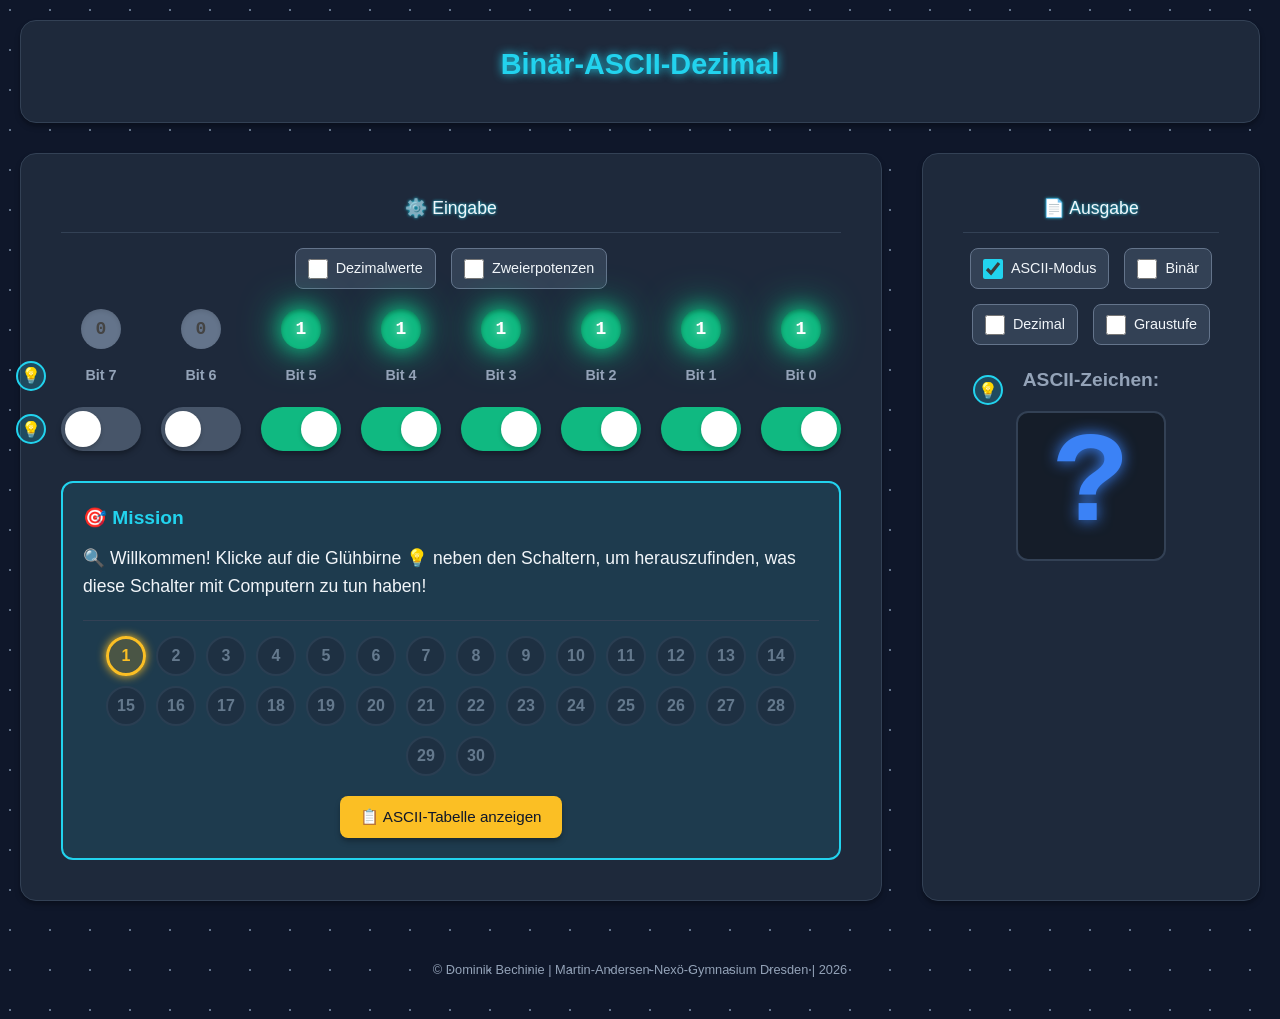
<file: binaer-ascii/index.html>
<!DOCTYPE html>
<html lang="de">
<head>
    <meta charset="UTF-8">
    <meta name="viewport" content="width=device-width, initial-scale=1.0">
    <title>Binär-ASCII-Visualizer</title>
    <link rel="icon" type="image/png" href="favicon.png">
    <link rel="stylesheet" href="style.css">
</head>
<body>
    <div class="container">
        <header>
            <h1>Binär-ASCII-Dezimal</h1>
            <div class="module-controls">
            </div>
        </header>
        
        <main>
            <div class="bit-display">
                <div class="section-header">
                    <h2 class="section-title">⚙️ Eingabe</h2>
                </div>
                
                <!-- Module Toggle für Values direkt über dem entsprechenden Bereich -->
                <div class="values-controls">
                    <label class="module-toggle">
                        <input type="checkbox" id="decimal-values-toggle">
                        <span>Dezimalwerte</span>
                    </label>
                    <label class="module-toggle">
                        <input type="checkbox" id="power-values-toggle">
                        <span>Zweierpotenzen</span>
                    </label>
                </div>
                
                <!-- LED-Anzeigen -->
                <div class="leds">
                    <div class="led" data-bit="7">0</div>
                    <div class="led" data-bit="6">0</div>
                    <div class="led" data-bit="5">0</div>
                    <div class="led" data-bit="4">0</div>
                    <div class="led" data-bit="3">0</div>
                    <div class="led" data-bit="2">0</div>
                    <div class="led" data-bit="1">0</div>
                    <div class="led" data-bit="0">0</div>
                </div>
                
                <!-- Bit-Position-Labels -->
                <div class="bit-positions">
                    <button class="hint-bulb" id="bits-hint" title="Was ist ein Bit?">💡</button>
                    <div class="bit-position">Bit 7</div>
                    <div class="bit-position">Bit 6</div>
                    <div class="bit-position">Bit 5</div>
                    <div class="bit-position">Bit 4</div>
                    <div class="bit-position">Bit 3</div>
                    <div class="bit-position">Bit 2</div>
                    <div class="bit-position">Bit 1</div>
                    <div class="bit-position">Bit 0</div>
                </div>
                
                <!-- Toggle-Switches -->
                <div class="switches">
                    <button class="hint-bulb" id="switches-hint" title="Warum Schalter?">💡</button>
                    <div class="switch-container">
                        <label class="switch">
                            <input type="checkbox" data-bit="7">
                            <span class="slider"></span>
                        </label>
                    </div>
                    <div class="switch-container">
                        <label class="switch">
                            <input type="checkbox" data-bit="6">
                            <span class="slider"></span>
                        </label>
                    </div>
                    <div class="switch-container">
                        <label class="switch">
                            <input type="checkbox" data-bit="5">
                            <span class="slider"></span>
                        </label>
                    </div>
                    <div class="switch-container">
                        <label class="switch">
                            <input type="checkbox" data-bit="4">
                            <span class="slider"></span>
                        </label>
                    </div>
                    <div class="switch-container">
                        <label class="switch">
                            <input type="checkbox" data-bit="3">
                            <span class="slider"></span>
                        </label>
                    </div>
                    <div class="switch-container">
                        <label class="switch">
                            <input type="checkbox" data-bit="2">
                            <span class="slider"></span>
                        </label>
                    </div>
                    <div class="switch-container">
                        <label class="switch">
                            <input type="checkbox" data-bit="1">
                            <span class="slider"></span>
                        </label>
                    </div>
                    <div class="switch-container">
                        <label class="switch">
                            <input type="checkbox" data-bit="0">
                            <span class="slider"></span>
                        </label>
                    </div>
                </div>
                
                <!-- Dezimalwerte unter Schaltern -->
                <div class="decimal-values module hidden" id="decimal-values-module">
                    <div class="value">128</div>
                    <div class="value">64</div>
                    <div class="value">32</div>
                    <div class="value">16</div>
                    <div class="value">8</div>
                    <div class="value">4</div>
                    <div class="value">2</div>
                    <div class="value">1</div>
                </div>
                
                <!-- Zweierpotenzen unter Schaltern -->
                <div class="power-values module hidden" id="power-values-module">
                    <div class="value">2⁷</div>
                    <div class="value">2⁶</div>
                    <div class="value">2⁵</div>
                    <div class="value">2⁴</div>
                    <div class="value">2³</div>
                    <div class="value">2²</div>
                    <div class="value">2¹</div>
                    <div class="value">2⁰</div>
                </div>
                
                <!-- Mission Box -->
                <div class="mission-box">
                    <h3>🎯 Mission</h3>
                    <div class="mission-content" id="mission-content">
                        Zeige den ASCII-Buchstaben 'y' an!
                    </div>
                    
                    <!-- Mission Selector -->
                    <div class="mission-selector">
                        <div class="mission-buttons" id="mission-buttons">
                            <!-- Wird dynamisch gefüllt -->
                        </div>
                        
                        <!-- ASCII Table Button -->
                        <div class="ascii-table-controls">
                            <button class="ascii-table-btn" id="ascii-table-btn">📋 ASCII-Tabelle anzeigen</button>
                            <button class="help-btn hidden" id="mission-help-btn">🆘 Hilfe</button>
                        </div>
                    </div>
                </div>
            </div>
            
            <div class="output-area">
                <div class="section-header">
                    <h2 class="section-title">📄 Ausgabe</h2>
                </div>
                
                <!-- Module Controls für Output-Bereich -->
                <div class="output-controls">
                    <label class="module-toggle">
                        <input type="checkbox" id="ascii-mode-toggle" checked>
                        <span>ASCII-Modus</span>
                    </label>
                    <label class="module-toggle">
                        <input type="checkbox" id="binary-output-toggle">
                        <span>Binär</span>
                    </label>
                    <label class="module-toggle">
                        <input type="checkbox" id="decimal-output-toggle">
                        <span>Dezimal</span>
                    </label>
                    <label class="module-toggle">
                        <input type="checkbox" id="grayscale-toggle">
                        <span>Graustufe</span>
                    </label>
                </div>
                
                <div class="ascii-output">
                    <div class="output-label">ASCII-Zeichen:</div>
                    <div class="ascii-char" id="ascii-char">?</div>
                </div>
                
                <div class="additional-outputs">
                    <div class="binary-output module hidden" id="binary-output-module">
                        <div class="output-label">Binär:</div>
                        <div class="output-value" id="binary-value">00111111</div>
                    </div>
                    
                    <div class="decimal-output module hidden" id="decimal-output-module">
                        <div class="output-label">Dezimal:</div>
                        <div class="output-value" id="decimal-value">63</div>
                    </div>
                    
                    <div class="grayscale-output module hidden" id="grayscale-module">
                        <div class="output-label">Graustufe:</div>
                        <div class="grayscale-box" id="grayscale-box"></div>
                        <div class="grayscale-info" id="grayscale-info">63/255</div>
                    </div>
                </div>
            </div>
        </main>
        
    <footer>
        <div class="impressum">
            <p>
                © Dominik Bechinie | Martin-Andersen-Nexö-Gymnasium Dresden | 2026
            </p>
        </div>
    </footer>
    </div>
    
    <!-- ASCII Table Modal -->
    <div class="modal-overlay" id="ascii-table-modal">
        <div class="modal-content">
            <div class="modal-header">
                <h3>ASCII-Tabelle</h3>
                <button class="close-btn" id="close-ascii-table">&times;</button>
            </div>
            <div class="ascii-table-container">
                <table class="ascii-table" id="ascii-table">
                    <!-- Wird dynamisch gefüllt -->
                </table>
            </div>
        </div>
    </div>
    
    <!-- Hint Modal -->
    <div class="modal-overlay" id="hint-modal">
        <div class="modal-content hint-modal">
            <div class="modal-header">
                <div class="modal-header-with-byte">
                    <div class="byte-mascot" id="hint-byte">
                        <img src="Byte_mascot/Byte_normal.png" alt="Byte erklärt">
                    </div>
                    <h3>💡 Hinweis</h3>
                </div>
                <button class="close-btn" id="close-hint">&times;</button>
            </div>
            <div class="hint-content" id="hint-content">
                <!-- Wird dynamisch gefüllt -->
            </div>
        </div>
    </div>
    
    <!-- Mission Success Modal -->
    <div class="modal-overlay" id="mission-modal">
        <div class="modal-content mission-modal">
            <div class="mission-success">
                <div class="modal-header-with-byte">
                    <div class="byte-mascot celebrating" id="mission-byte">
                        <img src="Byte_mascot/Byte_Happy.png" alt="Byte freut sich!">
                    </div>
                    <h3>🎉 Mission erfüllt!</h3>
                </div>
                <div class="mission-result" id="mission-result">
                    <!-- Wird dynamisch gefüllt -->
                </div>
                <button class="continue-btn" id="continue-mission">Weiter</button>
            </div>
        </div>
    </div>
    
    <!-- Help Request Modal -->
    <div class="modal-overlay" id="help-request-modal">
        <div class="modal-content help-modal">
            <div class="modal-header">
                <div class="modal-header-with-byte">
                    <div class="byte-mascot" id="help-request-byte">
                        <img src="Byte_mascot/Byte_normal.png" alt="Byte hilft">
                    </div>
                    <h3>🆘 Hilfe anfordern</h3>
                </div>
            </div>
            <div class="help-content">
                <p>Brauchst du Hilfe bei dieser Aufgabe?</p>
                <p>Ich kann dir eine Erklärung geben, wie du die Schalter umlegst!</p>
                <div id="help-progress-container" style="display: none;">
                    <!-- Progress bar wird hier eingefügt -->
                </div>
                <div class="help-buttons">
                    <button class="help-btn-yes" id="help-yes" style="display: block;">Ja, ich brauche Hilfe!</button>
                    <button class="help-btn-no" id="help-no">Nein, ich versuche es noch mal selbst</button>
                </div>
            </div>
        </div>
    </div>
    
    <!-- Help Explanation Modal -->
    <div class="modal-overlay" id="help-explanation-modal">
        <div class="modal-content help-modal">
            <div class="modal-header">
                <div class="modal-header-with-byte">
                    <div class="byte-mascot" id="help-explanation-byte">
                        <img src="Byte_mascot/Byte_normal.png" alt="Byte erklärt">
                    </div>
                    <h3>🎯 So geht's!</h3>
                </div>
                <button class="close-btn" id="close-help-explanation">&times;</button>
            </div>
            <div class="help-explanation" id="help-explanation-content">
                <!-- Wird dynamisch gefüllt -->
            </div>
        </div>
    </div>

    <script src="script.js"></script>
</body>
</html>
</file>
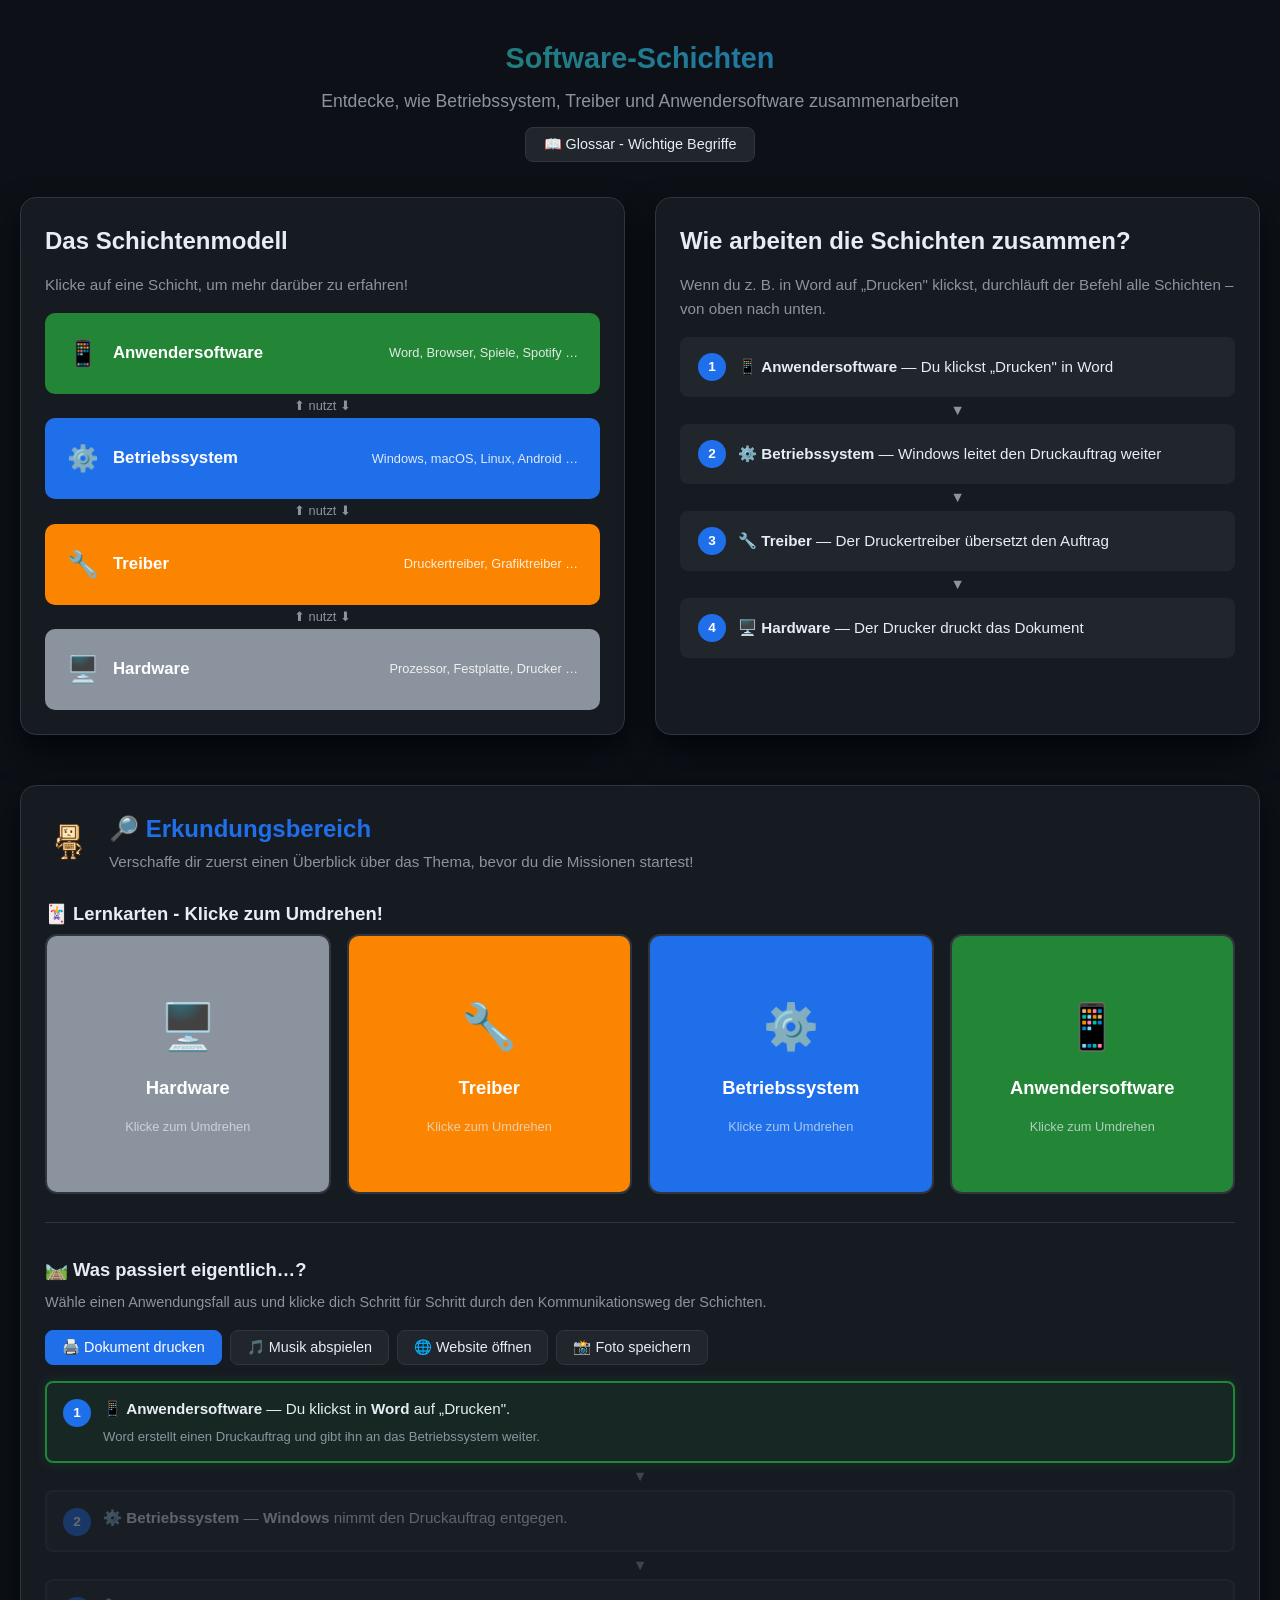
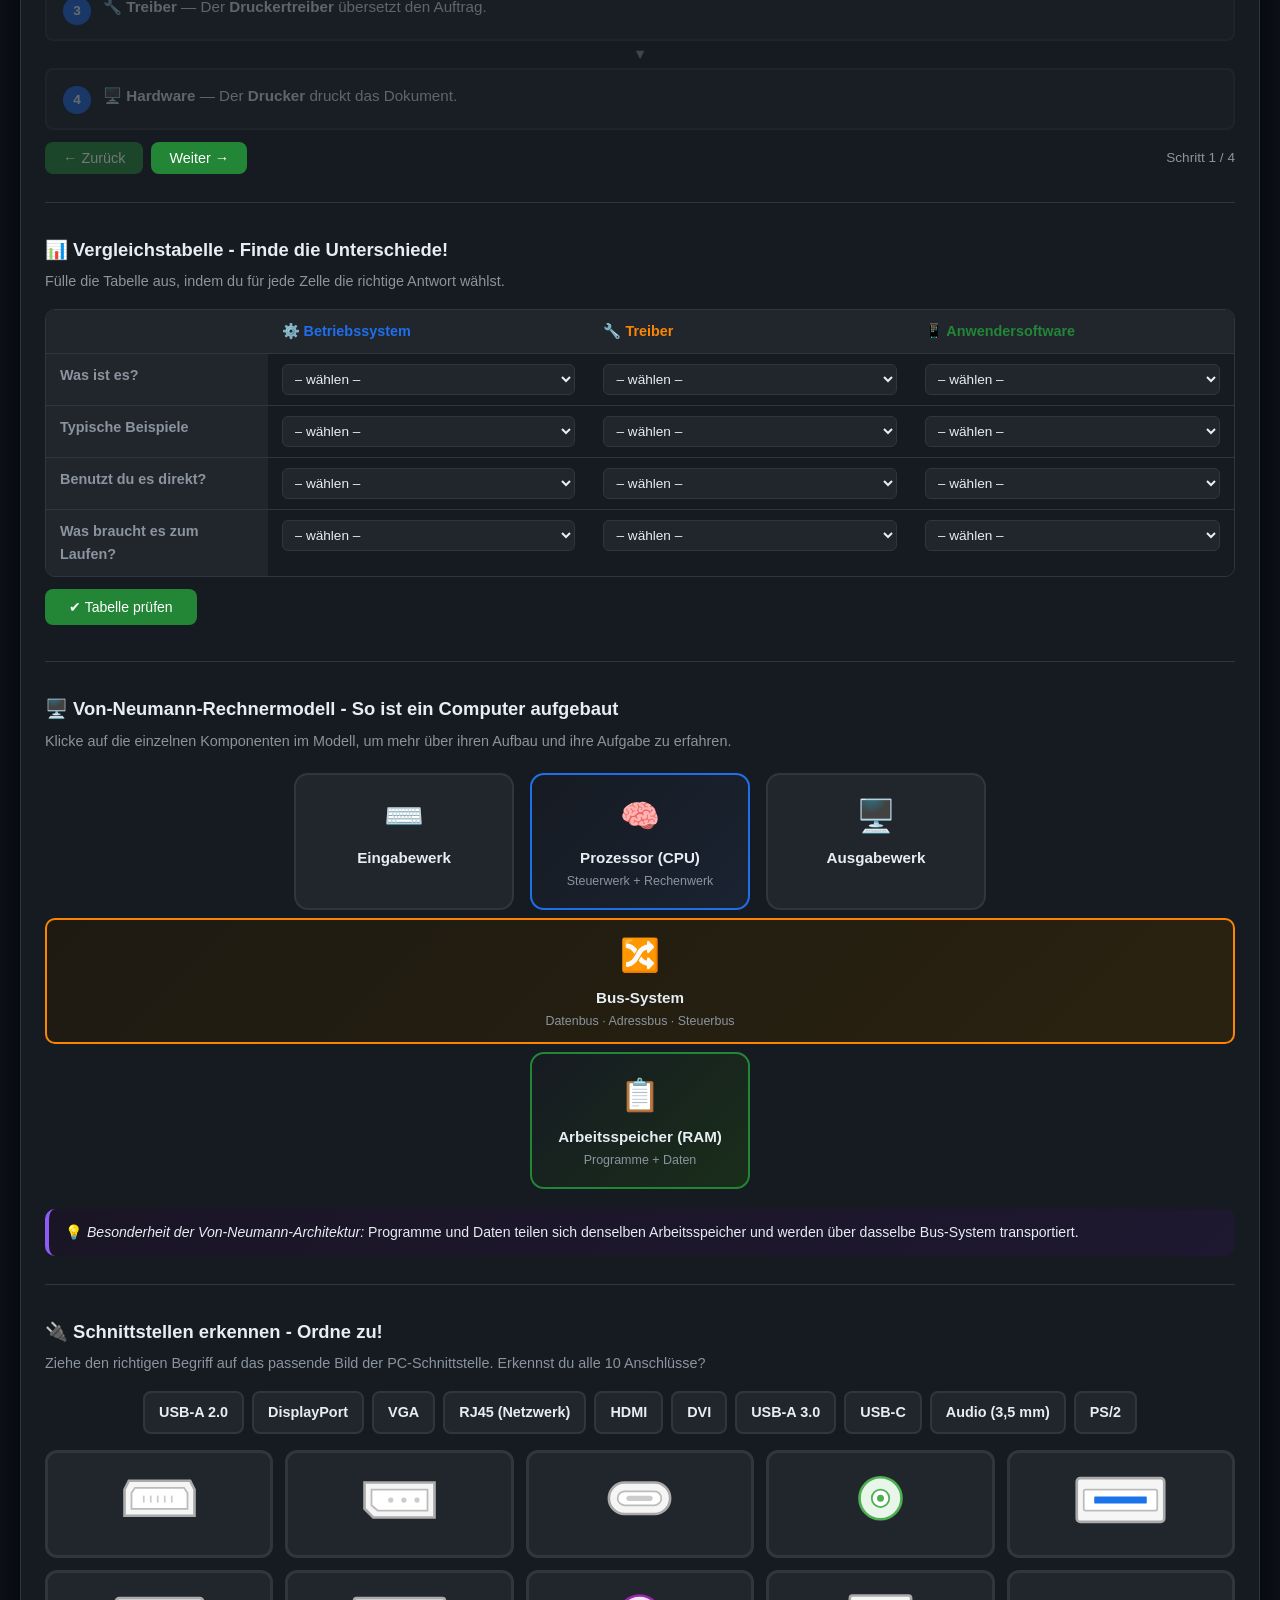
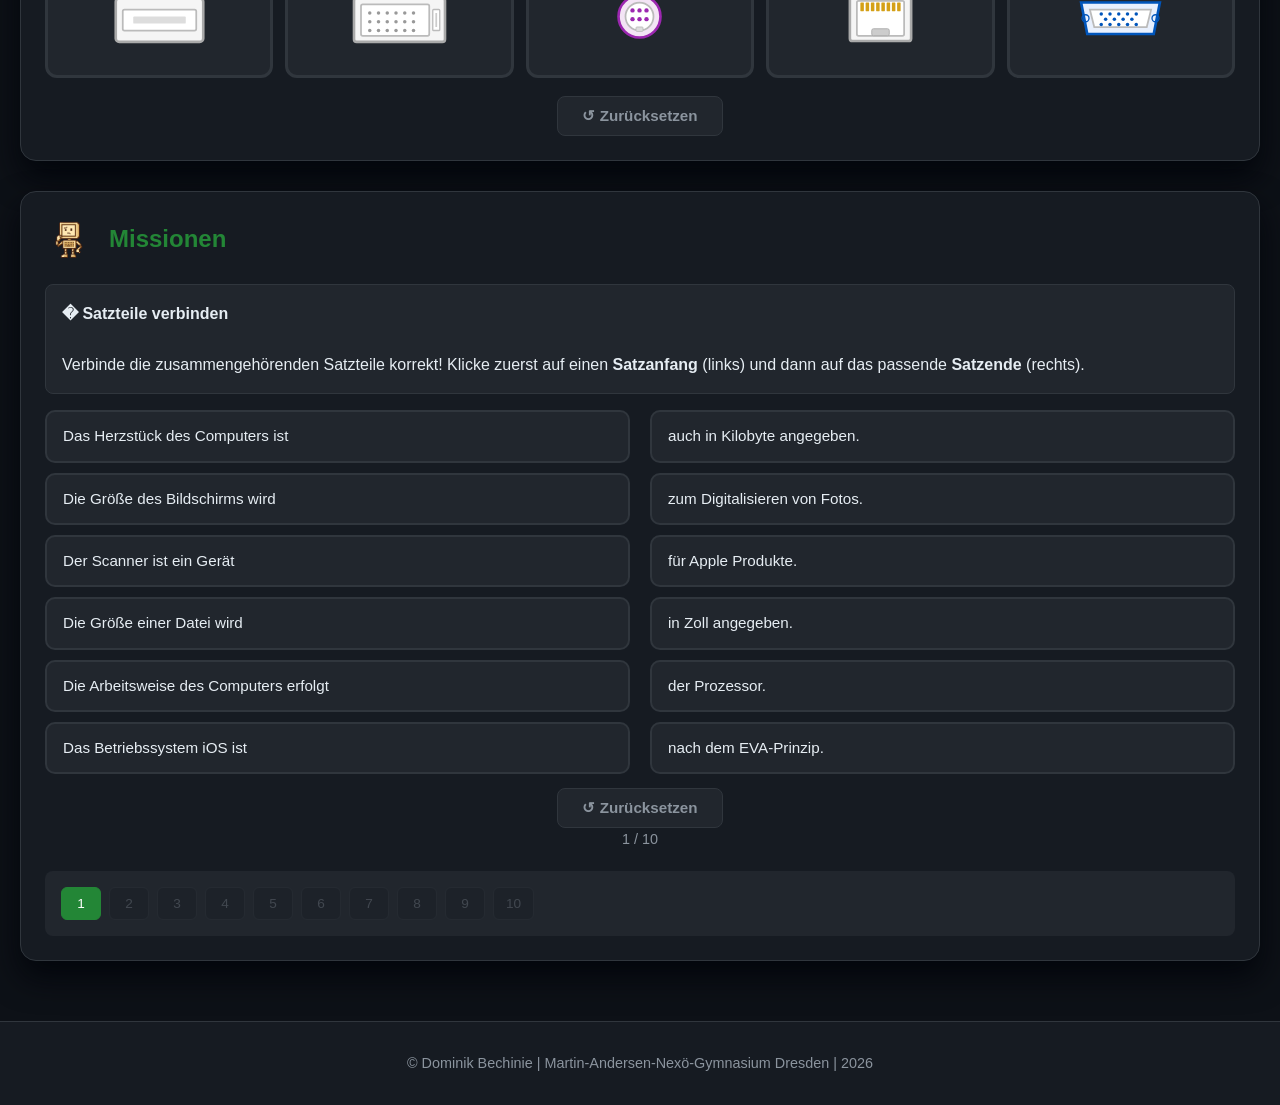
<file: hard-software/index.html>
<!DOCTYPE html>
<html lang="de">
<head>
    <meta charset="UTF-8">
    <meta name="viewport" content="width=device-width, initial-scale=1.0">
    <title>Software-Schichten</title>
    <link rel="stylesheet" href="styles.css">
</head>
<body>
    <div class="container">
        <header>
            <h1>Software-Schichten</h1>
            <p>Entdecke, wie Betriebssystem, Treiber und Anwendersoftware zusammenarbeiten</p>
            <button class="glossary-btn" id="open-glossary">📖 Glossar - Wichtige Begriffe</button>
        </header>

        <div class="main-content">
            <!-- Interaktives Schichtenmodell -->
            <section class="card layer-model-card">
                <h2>Das Schichtenmodell</h2>
                <p class="card-intro">Klicke auf eine Schicht, um mehr darüber zu erfahren!</p>
                <div class="layer-model" id="layer-model">
                    <div class="layer" data-layer="app" tabindex="0">
                        <div class="layer-icon">📱</div>
                        <div class="layer-label">Anwendersoftware</div>
                        <div class="layer-examples">Word, Browser, Spiele, Spotify …</div>
                    </div>
                    <div class="layer-arrow">⬆ nutzt ⬇</div>
                    <div class="layer" data-layer="os" tabindex="0">
                        <div class="layer-icon">⚙️</div>
                        <div class="layer-label">Betriebssystem</div>
                        <div class="layer-examples">Windows, macOS, Linux, Android …</div>
                    </div>
                    <div class="layer-arrow">⬆ nutzt ⬇</div>
                    <div class="layer" data-layer="driver" tabindex="0">
                        <div class="layer-icon">🔧</div>
                        <div class="layer-label">Treiber</div>
                        <div class="layer-examples">Druckertreiber, Grafiktreiber …</div>
                    </div>
                    <div class="layer-arrow">⬆ nutzt ⬇</div>
                    <div class="layer" data-layer="hardware" tabindex="0">
                        <div class="layer-icon">🖥️</div>
                        <div class="layer-label">Hardware</div>
                        <div class="layer-examples">Prozessor, Festplatte, Drucker …</div>
                    </div>
                </div>
                <!-- Detailansicht bei Klick auf eine Schicht -->
                <div class="layer-detail" id="layer-detail" style="display:none;">
                    <div class="layer-detail-header">
                        <span class="layer-detail-icon" id="detail-icon"></span>
                        <h3 id="detail-title"></h3>
                        <button class="close-btn" id="close-detail">&times;</button>
                    </div>
                    <div class="layer-detail-body">
                        <p id="detail-description"></p>
                        <div class="detail-examples-list">
                            <strong>Beispiele:</strong>
                            <ul id="detail-examples"></ul>
                        </div>
                    </div>
                </div>
            </section>

            <!-- Szenarien-Karte: Kommunikationsweg -->
            <section class="card scenario-card">
                <h2>Wie arbeiten die Schichten zusammen?</h2>
                <p class="card-intro">Wenn du z.&nbsp;B. in Word auf „Drucken" klickst, durchläuft der Befehl alle Schichten – von oben nach unten.</p>
                <div class="scenario-visual" id="scenario-visual">
                    <div class="scenario-step" data-step="app">
                        <span class="scenario-num">1</span>
                        <span>📱 <strong>Anwendersoftware</strong> — Du klickst „Drucken" in Word</span>
                    </div>
                    <div class="scenario-arrow-down">▼</div>
                    <div class="scenario-step" data-step="os">
                        <span class="scenario-num">2</span>
                        <span>⚙️ <strong>Betriebssystem</strong> — Windows leitet den Druckauftrag weiter</span>
                    </div>
                    <div class="scenario-arrow-down">▼</div>
                    <div class="scenario-step" data-step="driver">
                        <span class="scenario-num">3</span>
                        <span>🔧 <strong>Treiber</strong> — Der Druckertreiber übersetzt den Auftrag</span>
                    </div>
                    <div class="scenario-arrow-down">▼</div>
                    <div class="scenario-step" data-step="hardware">
                        <span class="scenario-num">4</span>
                        <span>🖥️ <strong>Hardware</strong> — Der Drucker druckt das Dokument</span>
                    </div>
                </div>
            </section>
        </div>
    </div>

    <!-- ==============================
         INTERAKTIVER ERKUNDUNGSBEREICH
         ============================== -->
    <section class="exploration-section">
        <div class="exploration-container">
            <div class="exploration-header">
                <div class="byte-mascot">
                    <img src="Byte_mascot/Byte_Thinking.png" alt="Byte denkt nach">
                </div>
                <div>
                    <h2>🔎 Erkundungsbereich</h2>
                    <p class="exploration-subtitle">Verschaffe dir zuerst einen Überblick über das Thema, bevor du die Missionen startest!</p>
                </div>
            </div>

            <!-- === Lernkarten === -->
            <div class="explore-block">
                <h3>🃏 Lernkarten - Klicke zum Umdrehen!</h3>
                <div class="flipcard-grid" id="flipcard-grid"></div>
            </div>

            <!-- === Szenarien-Werkstatt === -->
            <div class="explore-block">
                <h3>🛤️ Was passiert eigentlich…?</h3>
                <p class="explore-intro">Wähle einen Anwendungsfall aus und klicke dich Schritt für Schritt durch den Kommunikationsweg der Schichten.</p>
                <div class="scenario-selector" id="scenario-selector"></div>
                <div class="scenario-walkthrough" id="scenario-walkthrough"></div>
            </div>

            <!-- === Vergleichstabelle === -->
            <div class="explore-block">
                <h3>📊 Vergleichstabelle - Finde die Unterschiede!</h3>
                <p class="explore-intro">Fülle die Tabelle aus, indem du für jede Zelle die richtige Antwort wählst.</p>
                <div class="compare-table-wrapper" id="compare-table-wrapper"></div>
                <button class="compare-check-btn" id="compare-check-btn">✔ Tabelle prüfen</button>
                <div class="compare-feedback" id="compare-feedback"></div>
            </div>

            <!-- === Von-Neumann-Rechnermodell === -->
            <div class="explore-block">
                <h3>🖥️ Von-Neumann-Rechnermodell - So ist ein Computer aufgebaut</h3>
                <p class="explore-intro">Klicke auf die einzelnen Komponenten im Modell, um mehr über ihren Aufbau und ihre Aufgabe zu erfahren.</p>
                <div id="von-neumann-diagram"></div>
            </div>

            <!-- === Schnittstellen-Zuordnung === -->
            <div class="explore-block">
                <h3>🔌 Schnittstellen erkennen - Ordne zu!</h3>
                <p class="explore-intro">Ziehe den richtigen Begriff auf das passende Bild der PC-Schnittstelle. Erkennst du alle 10 Anschlüsse?</p>
                <div id="port-quiz-area"></div>
            </div>
        </div>
    </section>

    <!-- Mission System -->
    <section class="mission-section">
        <div class="mission-container">
            <div class="mission-header">
                <div class="byte-mascot" id="mission-byte-mascot">
                    <img src="Byte_mascot/Byte_normal.png" alt="Byte Maskottchen">
                </div>
                <h2>Missionen</h2>
            </div>
            <div class="mission-content">
                <div class="mission-text" id="mission-content">
                    Lade die Anwendung…
                </div>
                <!-- Dynamischer Übungsbereich -->
                <div class="exercise-area" id="exercise-area"></div>
                <div class="mission-progress">
                    <span id="mission-counter">1 / 8</span>
                </div>
            </div>
            <div class="mission-navigation">
                <div class="mission-buttons" id="mission-buttons"></div>
            </div>
        </div>
    </section>

    <footer>
        <div class="impressum">
            <p>
                © Dominik Bechinie | Martin-Andersen-Nexö-Gymnasium Dresden | 2026
            </p>
        </div>
    </footer>

    <!-- Mission Success Modal -->
    <div class="modal-overlay" id="mission-modal">
        <div class="modal-content mission-modal">
            <div class="mission-success">
                <div class="modal-header-with-byte">
                    <div class="byte-mascot celebrating" id="mission-success-byte">
                        <img src="Byte_mascot/Byte_Happy.png" alt="Byte freut sich!">
                    </div>
                    <h3>🎉 Mission erfüllt!</h3>
                </div>
                <div class="mission-result" id="mission-result"></div>
                <div class="mission-timer" id="mission-timer" style="display: none;">
                    <div class="timer-bar">
                        <div class="timer-progress" id="timer-progress"></div>
                    </div>
                </div>
                <button class="continue-btn" id="continue-mission" style="display: none;">Weiter</button>
            </div>
        </div>
    </div>

    <!-- Glossar Modal -->
    <div class="modal-overlay" id="glossary-modal">
        <div class="modal-content glossary-modal-content">
            <div class="modal-header">
                <h3>📖 Glossar - Wichtige Begriffe</h3>
                <button class="close-btn" id="close-glossary">&times;</button>
            </div>
            <div class="glossary-list" id="glossary-list"></div>
        </div>
    </div>

    <!-- Glossar Popup (für Inline-Klick auf Begriffe) -->
    <div class="glossary-popup" id="glossary-popup" style="display:none;">
        <div class="glossary-popup-header">
            <span class="glossary-popup-term" id="popup-term"></span>
            <button class="close-btn close-popup" id="close-popup">&times;</button>
        </div>
        <p class="glossary-popup-def" id="popup-definition"></p>
        <p class="glossary-popup-example" id="popup-example"></p>
    </div>

    <script src="script.js"></script>
</body>
</html>
</file>
<file: binaer-ascii/style.css>
:root {
    /* Dark Mode PCB Theme */
    --primary-color: #22d3ee;
    --secondary-color: #10b981;
    --accent-color: #fbbf24;
    --background-color: #0f172a;
    --surface-color: #1e293b;
    --text-primary: #f1f5f9;
    --text-secondary: #94a3b8;
    --border-color: #334155;
    --switch-off: #475569;
    --switch-on: #10b981;
    --led-off: #64748b;
    --led-on: #10b981;
    --shadow: 0 4px 6px -1px rgb(0 0 0 / 0.3), 0 2px 4px -2px rgb(0 0 0 / 0.1);
    --shadow-lg: 0 20px 25px -5px rgb(0 0 0 / 0.3), 0 8px 10px -6px rgb(0 0 0 / 0.1);
    
    /* ASCII Character Colors */
    --ascii-control: #a855f7;     /* Purple for control characters (0-31) */
    --ascii-special: #3b82f6;     /* Blue for special characters */
    --ascii-digits: #f59e0b;      /* Orange for digits (48-57) */
    --ascii-letters: #ef4444;     /* Red for letters (65-90, 97-122) */
    --ascii-default: #22d3ee;     /* Cyan for other printable */
    
    /* PCB Traces */
    --trace-color: #64748b;
    --trace-glow: #22d3ee;
}

* {
    margin: 0;
    padding: 0;
    box-sizing: border-box;
}

body {
    font-family: -apple-system, BlinkMacSystemFont, 'Segoe UI', 'Roboto', 'Oxygen', 'Ubuntu', 'Cantarell', sans-serif;
    background-color: var(--background-color);
    background-image: 
        /* PCB texture points only */
        radial-gradient(circle at 25% 25%, var(--trace-color) 1px, transparent 1px),
        radial-gradient(circle at 75% 75%, var(--trace-color) 1px, transparent 1px);
    background-size: 40px 40px, 40px 40px;
    background-position: 0 0, 20px 20px;
    color: var(--text-primary);
    line-height: 1.6;
    min-height: 100vh;
}

.container {
    max-width: 1400px;
    margin: 0 auto;
    padding: 20px;
}

/* Header */
header {
    background-color: var(--surface-color);
    padding: 20px;
    border-radius: 16px;
    box-shadow: var(--shadow);
    border: 1px solid var(--border-color);
    margin-bottom: 30px;
}

h1 {
    font-size: 1.8rem;
    font-weight: 700;
    color: var(--primary-color);
    text-align: center;
    margin-bottom: 15px;
    text-shadow: 0 0 10px var(--trace-glow);
}

.module-controls {
    display: flex;
    justify-content: center;
    align-items: center;
}

.info-text {
    color: var(--text-secondary);
    font-style: italic;
    text-align: center;
}

/* Section Headers */
.section-header {
    text-align: center;
    margin-bottom: 15px;
    padding-bottom: 10px;
    border-bottom: 1px solid var(--border-color);
}

.section-title {
    font-size: 1.1rem;
    font-weight: 500;
    color: var(--text-primary);
    margin: 0;
    text-shadow: 0 0 3px var(--trace-glow);
}

/* Local module controls */
.values-controls,
.output-controls {
    display: flex;
    gap: 15px;
    justify-content: center;
    margin-bottom: 20px;
    flex-wrap: wrap;
}

.values-controls .module-toggle,
.output-controls .module-toggle {
    padding: 8px 12px;
    font-size: 0.9rem;
}

/* Responsive adjustments for local controls */
@media (max-width: 768px) {
    .values-controls,
    .output-controls {
        flex-direction: column;
        gap: 10px;
    }
}

.module-toggle {
    display: flex;
    align-items: center;
    gap: 8px;
    cursor: pointer;
    font-size: 1rem;
    font-weight: 500;
    padding: 12px 16px;
    border-radius: 8px;
    background-color: var(--border-color);
    border: 1px solid var(--trace-color);
    transition: all 0.2s;
    color: var(--text-primary);
}

.module-toggle:hover {
    background-color: var(--surface-color);
    border-color: var(--primary-color);
    box-shadow: 0 0 10px var(--trace-glow);
}

.module-toggle input[type="checkbox"] {
    width: 20px;
    height: 20px;
    cursor: pointer;
    accent-color: var(--primary-color);
}

/* Main Content */
main {
    display: grid;
    grid-template-columns: 1fr auto;
    gap: 40px;
    margin-bottom: 40px;
}

/* Bit Display Area */
.bit-display {
    background-color: var(--surface-color);
    padding: 40px;
    border-radius: 16px;
    box-shadow: var(--shadow);
    border: 1px solid var(--border-color);
}

/* LEDs */
.leds {
    display: grid;
    grid-template-columns: repeat(8, 1fr);
    gap: 20px;
    margin-bottom: 15px;
}

.led {
    width: 40px;
    height: 40px;
    border-radius: 50%;
    background-color: var(--led-off);
    margin: 0 auto;
    transition: all 0.3s ease;
    box-shadow: inset 0 2px 4px 0 rgb(0 0 0 / 0.1);
    display: flex;
    align-items: center;
    justify-content: center;
    font-family: 'Courier New', monospace;
    font-size: 18px;
    font-weight: bold;
    color: #444;
}

.led.on {
    background-color: var(--led-on);
    box-shadow: 0 0 20px var(--led-on), 0 0 40px var(--led-on), inset 0 2px 4px 0 rgb(0 0 0 / 0.3);
    color: #ffffff;
    text-shadow: 0 0 10px rgba(255, 255, 255, 0.8);
}

/* Bit Positions */
.bit-positions {
    display: grid;
    grid-template-columns: repeat(8, 1fr);
    gap: 20px;
    margin-bottom: 20px;
    text-align: center;
}

.bit-position {
    font-size: 0.9rem;
    font-weight: 600;
    color: var(--text-secondary);
}

/* Switches */
.switches {
    display: grid;
    grid-template-columns: repeat(8, 1fr);
    gap: 20px;
    margin-bottom: 30px;
}

.switch-container {
    display: flex;
    justify-content: center;
}

.switch {
    position: relative;
    display: inline-block;
    width: 80px;
    height: 44px;
}

.switch input {
    opacity: 0;
    width: 0;
    height: 0;
}

.slider {
    position: absolute;
    cursor: pointer;
    top: 0;
    left: 0;
    right: 0;
    bottom: 0;
    background-color: var(--switch-off);
    transition: 0.3s;
    border-radius: 22px;
    box-shadow: var(--shadow);
}

.slider:before {
    position: absolute;
    content: "";
    height: 36px;
    width: 36px;
    left: 4px;
    bottom: 4px;
    background-color: white;
    transition: 0.3s;
    border-radius: 50%;
    box-shadow: 0 2px 4px 0 rgb(0 0 0 / 0.2);
}

input:checked + .slider {
    background-color: var(--switch-on);
}

input:checked + .slider:before {
    transform: translateX(36px);
}

.slider:hover {
    box-shadow: var(--shadow-lg);
}

/* Values under switches */
.decimal-values,
.power-values {
    display: grid;
    grid-template-columns: repeat(8, 1fr);
    gap: 15px; /* Abstand zwischen den Kästen - können Sie anpassen */
    text-align: center;
    position: relative; /* Für absolute Positionierung der Hint-Container */
}

/* WICHTIG: Hidden-Regel muss NACH der Display-Grid-Regel stehen */
.decimal-values.hidden,
.power-values.hidden {
    display: none !important;
}

/* Vertikaler Abstand zwischen den Modulen wenn beide sichtbar sind */
.power-values:not(.hidden) {
    margin-top: 30px; /* Abstand wenn Zweierpotenzen sichtbar sind */
}

/* Zusätzlicher Abstand wenn beide Module gleichzeitig sichtbar sind */
.decimal-values:not(.hidden) + .power-values:not(.hidden) {
    margin-top: 40px; /* Größerer Abstand wenn beide aktiv sind */
}

/* Hint-Container aus dem Grid-Flow herausnehmen */
.decimal-values .module-hint-container,
.power-values .module-hint-container {
    position: absolute;
    left: -45px; /* Links daneben wie bei den anderen Hints */
    top: 50%;
    transform: translateY(-50%);
    grid-column: unset; /* Nicht als Grid-Item behandeln */
}

/* Text bei Module-Hints entfernen */
.module-hint-container span {
    display: none;
}

/* Verstärkte CSS-Regel für decimal/power values */
.bit-display .decimal-values .value,
.bit-display .power-values .value {
    font-size: 1.1rem !important;
    font-weight: 600 !important;
    color: var(--primary-color) !important;
    padding: 8px !important;
    background-color: var(--border-color) !important;
    border-radius: 8px !important;
    width: 80px !important; /* Breite der einzelnen Kästen */
    height: 40px !important; /* Höhe der Kästen */
    margin: 0 auto !important; /* Zentriert die Kästen in ihrer Grid-Zelle */
    display: flex !important;
    align-items: center !important;
    justify-content: center !important;
    box-sizing: border-box !important;
}

/* Fallback für ältere Regel */
.decimal-values .value,
.power-values .value {
    font-size: 1.1rem !important;
    font-weight: 600 !important;
    color: var(--primary-color) !important;
    padding: 8px !important;
    background-color: var(--border-color) !important;
    border-radius: 8px !important;
    width: 80px !important; /* Breite der einzelnen Kästen */
    height: 40px !important; /* Höhe der Kästen */
    margin: 0 auto !important; /* Zentriert die Kästen in ihrer Grid-Zelle */
    display: flex !important;
    align-items: center !important;
    justify-content: center !important;
    box-sizing: border-box !important;
}

/* Output Area */
.output-area {
    background-color: var(--surface-color);
    padding: 40px;
    border-radius: 16px;
    box-shadow: var(--shadow);
    border: 1px solid var(--border-color);
    min-width: 300px;
}

.ascii-output {
    text-align: center;
    margin-bottom: 30px;
}

.ascii-output .output-label {
    font-size: 1.2rem;
    font-weight: 600;
    color: var(--text-secondary);
    margin-bottom: 15px;
}

.ascii-char {
    font-size: 8rem;
    font-weight: 700;
    color: var(--ascii-default);
    font-family: 'Courier New', monospace;
    text-shadow: 0 0 15px currentColor;
    min-height: 120px;
    min-width: 120px;
    display: flex;
    align-items: center;
    justify-content: center;
    /* Fixed dimensions to prevent layout shift */
    width: 150px;
    height: 150px;
    margin: 0 auto;
    border-radius: 12px;
    background-color: rgba(0, 0, 0, 0.3);
    border: 2px solid var(--border-color);
}

/* ASCII Character Type Colors */
.ascii-char.control {
    color: var(--ascii-control);
    font-size: 1.5rem;
    text-shadow: 0 0 10px var(--ascii-control);
}

.ascii-char.special {
    color: var(--ascii-special);
    text-shadow: 0 0 15px var(--ascii-special);
}

.ascii-char.digit {
    color: var(--ascii-digits);
    text-shadow: 0 0 15px var(--ascii-digits);
}

.ascii-char.letter {
    color: var(--ascii-letters);
    text-shadow: 0 0 15px var(--ascii-letters);
}

.additional-outputs {
    display: flex;
    flex-direction: column;
    gap: 20px;
}

.binary-output,
.decimal-output,
.grayscale-output {
    text-align: center;
    padding: 20px;
    border-radius: 12px;
    background-color: rgba(0, 0, 0, 0.3);
    border: 1px solid var(--border-color);
}

.output-label {
    font-size: 1rem;
    font-weight: 600;
    color: var(--text-secondary);
    margin-bottom: 8px;
}

.output-value {
    font-size: 1.8rem;
    font-weight: 700;
    color: var(--primary-color);
    font-family: 'Courier New', monospace;
}

/* Spezifische Größe für Dezimalwerte */
#decimal-value {
    font-size: 6rem;
}

.grayscale-box {
    width: 80px;
    height: 80px;
    margin: 10px auto;
    border-radius: 8px;
    border: 2px solid var(--border-color);
    transition: background-color 0.3s ease;
}

.grayscale-info {
    font-size: 1rem;
    color: var(--text-secondary);
    margin-top: 8px;
}

/* Footer */
footer {
    text-align: center;
    margin-top: 40px;
    padding: 20px;
}

.impressum {
    color: var(--text-secondary);
    font-size: 0.8rem;
    line-height: 1.4;
}

.impressum a {
    color: var(--primary-color);
    text-decoration: none;
}

.impressum a:hover {
    text-decoration: underline;
}

/* Hint Bulbs */
.hint-bulb {
    background-color: rgba(34, 211, 238, 0.2);
    border: 2px solid var(--primary-color);
    font-size: 1rem;
    cursor: pointer;
    padding: 5px;
    border-radius: 50%;
    transition: all 0.3s ease;
    position: absolute;
    z-index: 10;
    width: 30px;
    height: 30px;
    display: flex;
    align-items: center;
    justify-content: center;
}

.hint-bulb:hover {
    background-color: rgba(34, 211, 238, 0.4);
    transform: scale(1.1);
}

/* Position hint bulbs properly - all on the left */
#bits-hint {
    left: -45px;
    top: 50%;
    transform: translateY(-50%);
}

#switches-hint {
    left: -45px;
    top: 50%;
    transform: translateY(-50%);
}

#output-hint {
    position: absolute;
    left: 10px;
    top: 10px;
}

/* Module hint bulbs - positioned under their sections on the left */
.module-hint {
    position: static;
    margin: 10px 0 5px 0;
}

/* Container for module hints */
.module-hint-container {
    display: flex;
    align-items: center;
    gap: 10px;
    margin-top: 15px;
}

/* Mission Box */
.mission-box {
    background-color: rgba(34, 211, 238, 0.1);
    border: 2px solid var(--primary-color);
    border-radius: 12px;
    padding: 20px;
    margin-top: 30px;
    animation: pulse 2s infinite;
}

.mission-box h3 {
    color: var(--primary-color);
    margin-bottom: 10px;
    font-size: 1.2rem;
}

.mission-content {
    color: var(--text-primary);
    font-weight: 500;
    font-size: 1.1rem;
    margin-bottom: 20px;
}

/* Mission Selector */
.mission-selector {
    border-top: 1px solid var(--border-color);
    padding-top: 15px;
    margin-top: 15px;
}

.mission-buttons {
    display: flex;
    gap: 10px;
    justify-content: center;
    flex-wrap: wrap;
    margin-bottom: 20px;
}

/* ASCII Table Controls */
.ascii-table-controls {
    display: flex;
    justify-content: center;
    gap: 10px;
    margin-top: 15px;
}

.ascii-table-btn {
    background-color: var(--accent-color);
    color: var(--background-color);
    border: none;
    padding: 12px 20px;
    border-radius: 8px;
    cursor: pointer;
    font-size: 0.95rem;
    font-weight: 500;
    transition: all 0.2s;
    box-shadow: var(--shadow);
}

.ascii-table-btn:hover {
    background-color: #f59e0b;
    transform: translateY(-1px);
    box-shadow: var(--shadow-lg);
}

.help-btn {
    background-color: var(--primary-color);
    color: var(--background-color);
    border: none;
    padding: 12px 20px;
    border-radius: 8px;
    cursor: pointer;
    font-size: 0.95rem;
    font-weight: 500;
    transition: all 0.2s;
    box-shadow: var(--shadow);
}

.help-btn:hover {
    background-color: #0891b2;
    transform: translateY(-1px);
    box-shadow: var(--shadow-lg);
}

.help-btn.hidden {
    display: none;
}

.mission-btn {
    width: 40px;
    height: 40px;
    border-radius: 50%;
    border: 2px solid var(--border-color);
    background-color: var(--border-color);
    color: var(--text-secondary);
    font-weight: 600;
    font-size: 1rem;
    cursor: pointer;
    transition: all 0.3s ease;
    display: flex;
    align-items: center;
    justify-content: center;
    position: relative;
    white-space: pre-line;
}

.mission-btn:hover {
    transform: scale(1.1);
}

/* Bessere Tooltip-Darstellung für gelöste Missionen */
.mission-btn.completed:hover {
    z-index: 1000;
}

.mission-btn.completed:hover::after {
    content: attr(title);
    position: absolute;
    top: 100%;
    left: 50%;
    transform: translateX(-50%);
    background: var(--surface-color);
    color: var(--text-primary);
    padding: 20px 24px;
    border-radius: 12px;
    border: 2px solid var(--accent-color);
    font-size: 1.2rem;
    font-weight: 700;
    white-space: pre-line;
    text-align: center;
    min-width: 300px;
    box-shadow: 0 12px 40px rgba(0, 0, 0, 0.4), 0 0 30px var(--accent-color);
    z-index: 1001;
    animation: tooltipFadeIn 0.3s ease;
    margin-top: 12px;
    line-height: 1.5;
}

.mission-btn.completed:hover::before {
    content: '';
    position: absolute;
    top: 90%;
    left: 50%;
    transform: translateX(-50%);
    border: 12px solid transparent;
    border-bottom-color: var(--accent-color);
    z-index: 1001;
}

@keyframes tooltipFadeIn {
    from {
        opacity: 0;
        transform: translateX(-50%) translateY(10px);
    }
    to {
        opacity: 1;
        transform: translateX(-50%) translateY(0);
    }
}

/* Mission states */
.mission-btn.completed {
    background-color: var(--primary-color);
    border-color: var(--primary-color);
    color: var(--background-color);
    box-shadow: 0 0 15px var(--primary-color);
}

.mission-btn.completed::before {
    content: '✓';
    font-size: 20px;
    font-weight: bold;
}

.mission-btn.current {
    border-color: var(--accent-color);
    border-width: 3px;
    background-color: rgba(251, 191, 36, 0.2);
    color: var(--accent-color);
    box-shadow: 0 0 10px var(--accent-color);
    animation: currentMission 9s infinite alternate;
}

.mission-btn.locked {
    background-color: var(--surface-color);
    border-color: var(--border-color);
    color: var(--text-secondary);
    cursor: not-allowed;
    opacity: 0.6;
}

@keyframes currentMission {
    0% { transform: scale(1); }
    100% { transform: scale(1.05); }
}

@keyframes pulse {
    0%, 100% { box-shadow: 0 0 5px var(--primary-color); }
    50% { box-shadow: 0 0 20px var(--primary-color); }
}

/* Byte Maskottchen Styles */
.byte-mascot {
    width: 120px;
    height: 120px;
    border-radius: 50%;
    background: transparent;
    border: 3px solid var(--primary-color);
    display: flex;
    align-items: center;
    justify-content: center;
    box-shadow: var(--shadow-lg);
    position: relative;
    overflow: hidden;
    margin-right: 15px;
    flex-shrink: 0;
}

.byte-mascot::before {
    content: '';
    position: absolute;
    top: -3px;
    left: -3px;
    right: -3px;
    bottom: -3px;
    background: rgba(34, 211, 238, 0.1);
    border-radius: 50%;
    z-index: -1;
    animation: mascot-glow 2s ease-in-out infinite;
}

.byte-mascot img {
    width: 120px;
    height: 120px;
    object-fit: contain;
    filter: drop-shadow(0 0 5px rgba(34, 211, 238, 0.3));
}

.byte-mascot.celebrating {
    animation: mascot-bounce 0.6s ease-in-out;
}

@keyframes mascot-glow {
    0%, 100% { opacity: 0.1; transform: scale(1); }
    50% { opacity: 0.2; transform: scale(1.02); }
}

@keyframes mascot-bounce {
    0%, 100% { transform: translateY(0) scale(1); }
    50% { transform: translateY(-10px) scale(1.1); }
}

/* Modal Header mit Byte */
.modal-header-with-byte {
    display: flex;
    align-items: center;
    margin-bottom: 20px;
    padding-bottom: 15px;
    border-bottom: 1px solid var(--border-color);
}

.modal-header-with-byte h3 {
    margin: 0;
    color: var(--primary-color);
    font-size: 1.4rem;
}

/* Modal Styles */
.modal-overlay {
    position: fixed;
    top: 0;
    left: 0;
    width: 100%;
    height: 100%;
    background-color: rgba(0, 0, 0, 0.8);
    display: none;
    justify-content: center;
    align-items: center;
    z-index: 9999;
    animation: fadeIn 0.3s ease;
}

.modal-overlay.active {
    display: flex;
}

@keyframes fadeIn {
    from { opacity: 0; }
    to { opacity: 1; }
}

.modal-content {
    background-color: var(--surface-color);
    border-radius: 16px;
    padding: 30px;
    box-shadow: var(--shadow-lg);
    border: 1px solid var(--border-color);
    max-width: 85vw;
    width: fit-content;
    max-height: 90vh;
    overflow-y: auto;
    animation: slideIn 0.3s ease;
    margin: 0 auto;
}

@keyframes slideIn {
    from { 
        opacity: 0;
        transform: translateY(-20px) scale(0.95);
    }
    to { 
        opacity: 1;
        transform: translateY(0) scale(1);
    }
}

@keyframes confetti-fall {
    0% {
        transform: translateY(-50px) rotate(0deg);
        opacity: 1;
    }
    100% {
        transform: translateY(100vh) rotate(360deg);
        opacity: 0;
    }
}

.modal-header {
    display: flex;
    justify-content: space-between;
    align-items: center;
    margin-bottom: 20px;
    border-bottom: 1px solid var(--border-color);
    padding-bottom: 15px;
}

.modal-header h3 {
    color: var(--primary-color);
    margin: 0;
}

.close-btn {
    background: none;
    border: none;
    font-size: 2rem;
    cursor: pointer;
    color: var(--text-secondary);
    padding: 0;
    width: 40px;
    height: 40px;
    border-radius: 50%;
    display: flex;
    align-items: center;
    justify-content: center;
    transition: all 0.2s;
}

.close-btn:hover {
    background-color: rgba(255, 255, 255, 0.1);
    color: var(--text-primary);
}

/* ASCII Table Styles */
.ascii-table-container {
    width: fit-content;
    overflow: visible;
    margin: 0 auto;
}

.ascii-table {
    width: 80%;
    border-collapse: collapse;
    font-family: 'Courier New', monospace;
    font-size: 1rem;
    table-layout: fixed;
    margin: 0 auto;
}

.ascii-table th,
.ascii-table td {
    padding: 8px 4px;
    text-align: center;
    border: 1px solid var(--border-color);
    width: 8.33%; /* 12 Spalten = 100%/12 */
    line-height: 1.4;
}

.ascii-table th {
    background-color: var(--border-color);
    color: var(--text-primary);
    font-weight: 600;
    position: sticky;
    top: 0;
    font-size: 1.1rem;
    padding: 12px 4px;
}

.ascii-table td {
    color: var(--text-primary);
    font-size: 1.1rem;
    min-height: 36px;
}

/* Spezielle Styling für Dec-Spalten */
.ascii-table .ascii-dec {
    font-weight: bold;
    background-color: var(--card-bg);
    font-size: 1.1rem;
}

/* Spezielle Styling für Bin-Spalten */
.ascii-table .ascii-bin {
    font-family: 'Courier New', monospace;
    background-color: rgba(0, 255, 255, 0.1);
    font-size: 0.95rem;
    color: var(--accent-color);
    font-weight: 600;
}

.ascii-table .ascii-control {
    background-color: rgba(168, 85, 247, 0.2);
    color: var(--ascii-control);
    font-weight: 600;
    font-size: 1.1rem;
}

.ascii-table .ascii-special {
    background-color: rgba(59, 130, 246, 0.2);
    color: var(--ascii-special);
    font-weight: 600;
    font-size: 1.3rem;
}

.ascii-table .ascii-digit {
    background-color: rgba(245, 158, 11, 0.2);
    color: var(--ascii-digits);
    font-weight: 700;
    font-size: 1.4rem;
}

.ascii-table .ascii-letter {
    background-color: rgba(239, 68, 68, 0.2);
    color: var(--ascii-letters);
    font-weight: 700;
    font-size: 1.4rem;
}

/* Gruppenabgrenzung: Dickere Ränder zwischen den 3er-Spaltengruppen */
.ascii-table th:nth-child(4),
.ascii-table td:nth-child(4),
.ascii-table th:nth-child(7),
.ascii-table td:nth-child(7),
.ascii-table th:nth-child(10),
.ascii-table td:nth-child(10) {
    border-left: 3px solid var(--accent-color) !important;
}

/* Hint Modal */
.hint-modal {
    max-width: 500px;
}

.hint-content {
    color: var(--text-primary);
    font-size: 1.1rem;
    line-height: 1.6;
}

/* Mission Modal */
.mission-modal {
    max-width: 400px;
    text-align: center;
}

.mission-success h3 {
    color: var(--secondary-color);
    margin-bottom: 20px;
}

.mission-result {
    color: var(--text-primary);
    margin-bottom: 20px;
    font-size: 1.1rem;
    line-height: 1.6;
}

.continue-btn {
    background-color: var(--secondary-color);
    color: white;
    border: none;
    padding: 12px 24px;
    border-radius: 8px;
    cursor: pointer;
    font-size: 1rem;
    font-weight: 500;
    transition: all 0.2s;
    display: block;
    margin: 0 auto;
}

/* Help Modals */
.help-modal {
    max-width: 450px;
    text-align: center;
}

.help-content {
    color: var(--text-primary);
    margin-bottom: 20px;
    font-size: 1.1rem;
    line-height: 1.6;
}

.help-content p {
    margin-bottom: 15px;
}

.help-buttons {
    display: flex;
    flex-direction: column;
    gap: 10px;
    margin-top: 20px;
}

.help-btn-yes, .help-btn-no {
    background-color: var(--primary-color);
    color: var(--background-color);
    border: none;
    padding: 12px 24px;
    border-radius: 8px;
    cursor: pointer;
    font-size: 1rem;
    font-weight: 500;
    transition: all 0.2s;
}

.help-btn-yes:hover {
    background-color: var(--secondary-color);
}

.help-btn-no {
    background-color: var(--border-color);
    color: var(--text-secondary);
}

.help-btn-no:hover {
    background-color: var(--switch-off);
}

.help-explanation {
    color: var(--text-primary);
    font-size: 1.1rem;
    line-height: 1.6;
    text-align: left;
    max-height: 400px;
    overflow-y: auto;
}

.help-explanation h4 {
    color: var(--accent-color);
    margin: 15px 0 10px 0;
}

.help-explanation .step {
    background-color: var(--surface-color);
    border: 1px solid var(--border-color);
    border-radius: 8px;
    padding: 10px;
    margin: 10px 0;
}

.help-explanation .step-number {
    color: var(--primary-color);
    font-weight: bold;
    font-size: 1.2rem;
}

.continue-btn:hover {
    background-color: #059669;
    transform: translateY(-1px);
}

/* Module visibility - verstärkt - höchste Priorität */
.bit-display .decimal-values.module.hidden,
.bit-display .power-values.module.hidden,
#decimal-values-module.hidden,
#power-values-module.hidden,
.module.hidden,
.decimal-values.module.hidden,
.power-values.module.hidden {
    display: none !important;
    visibility: hidden !important;
    opacity: 0 !important;
}

/* Zusätzliche Regel für bessere Kontrolle */
.bit-display .module.hidden {
    display: none !important;
}

/* Position adjustments for hint bulbs */
.bit-positions {
    position: relative;
}

.switches {
    position: relative;
}

.ascii-output {
    position: relative;
}

.output-label {
    display: flex;
    align-items: center;
    justify-content: center;
}

/* Ensure module containers can hold positioned hint bulbs */
.decimal-values,
.power-values {
    position: relative;
}

.binary-output,
.decimal-output,
.grayscale-output {
    position: relative;
}

/* ASCII Mode Toggle */
.ascii-output.hidden {
    display: none;
}

/* Responsive Design */
@media (max-width: 1200px) {
    main {
        grid-template-columns: 1fr;
        gap: 30px;
    }
    
    .output-area {
        min-width: auto;
    }
}

@media (max-width: 768px) {
    .container {
        padding: 15px;
    }
    
    h1 {
        font-size: 1.5rem;
    }
    
    .switches {
        gap: 15px;
    }
    
    .switch {
        width: 60px;
        height: 34px;
    }
    
    .slider:before {
        height: 26px;
        width: 26px;
    }
    
    input:checked + .slider:before {
        transform: translateX(26px);
    }
    
    .ascii-char {
        font-size: 4rem;
        width: 120px;
        height: 120px;
    }
    
    .output-value {
        font-size: 1.5rem;
    }
    
    #decimal-value {
        font-size: 3rem;
    }
    
    .leds {
        gap: 15px;
    }
    
    .led {
        width: 30px;
        height: 30px;
    }
    
    .values-controls,
    .output-controls {
        flex-direction: column;
        gap: 10px;
    }
}

/* Animation for value changes - Fixed to prevent layout shift */
.ascii-char,
.output-value {
    transition: transform 0.3s ease, text-shadow 0.3s ease;
}

.ascii-char.changed,
.output-value.changed {
    transform: scale(1.02);
    text-shadow: 0 0 20px currentColor;
}

/* Control character display - Fixed dimensions */
.ascii-char.control {
    /* Inherits fixed dimensions from .ascii-char */
    display: flex;
    align-items: center;
    justify-content: center;
    text-align: center;
    line-height: 1.2;
}

/* Improved touch targets for mobile */
@media (hover: none) and (pointer: coarse) {
    .switch {
        width: 90px;
        height: 50px;
    }
    
    .slider:before {
        height: 42px;
        width: 42px;
    }
    
    input:checked + .slider:before {
        transform: translateX(40px);
    }
    
    .preset-btn {
        padding: 16px 24px;
        margin: 8px;
    }
}
</file>
<file: hard-software/styles.css>
* {
    margin: 0;
    padding: 0;
    box-sizing: border-box;
}

:root {
    --bg-primary: #0d1117;
    --bg-secondary: #161b22;
    --bg-tertiary: #21262d;
    --text-primary: #e6edf3;
    --text-secondary: #8b949e;
    --accent-primary: #238636;
    --accent-secondary: #1f6feb;
    --accent-danger: #da3633;
    --accent-warning: #fb8500;
    --border-color: #30363d;
    --hover-bg: #30363d;
    --shadow: 0 16px 32px rgba(1, 4, 9, 0.85);
    --layer-hardware: #8b949e;
    --layer-driver: #fb8500;
    --layer-os: #1f6feb;
    --layer-app: #238636;
}

body {
    font-family: -apple-system, BlinkMacSystemFont, 'Segoe UI', Roboto, sans-serif;
    background-color: var(--bg-primary);
    color: var(--text-primary);
    line-height: 1.6;
    min-height: 100vh;
}

.container {
    max-width: 1400px;
    margin: 0 auto;
    padding: 20px;
}

/* Header */
header {
    text-align: center;
    margin-bottom: 20px;
    padding: 15px 0;
    position: relative;
}

header h1 {
    font-size: 1.8rem;
    font-weight: 700;
    background: linear-gradient(45deg, var(--accent-primary), var(--accent-secondary));
    background-clip: text;
    -webkit-background-clip: text;
    -webkit-text-fill-color: transparent;
    margin-bottom: 6px;
}

header p {
    font-size: 1.1rem;
    color: var(--text-secondary);
    margin-bottom: 12px;
}

.glossary-btn {
    background: var(--bg-tertiary);
    border: 1px solid var(--border-color);
    color: var(--text-primary);
    padding: 8px 18px;
    border-radius: 8px;
    cursor: pointer;
    font-size: 0.9rem;
    transition: all 0.2s ease;
}
.glossary-btn:hover {
    background: var(--hover-bg);
    border-color: var(--accent-secondary);
    transform: translateY(-1px);
}

/* Grid Layout */
.main-content {
    display: grid;
    grid-template-columns: 1fr 1fr;
    gap: 30px;
}

/* Cards */
.card {
    background: var(--bg-secondary);
    border: 1px solid var(--border-color);
    border-radius: 16px;
    padding: 24px;
    box-shadow: var(--shadow);
    transition: all 0.3s ease;
}
.card:hover {
    transform: translateY(-2px);
    box-shadow: 0 20px 40px rgba(1, 4, 9, 0.9);
}
.card h2 {
    font-size: 1.5rem;
    margin-bottom: 12px;
    color: var(--text-primary);
}
.card-intro {
    color: var(--text-secondary);
    margin-bottom: 16px;
    font-size: 0.95rem;
}

/* ================================
   LAYER MODEL
   ================================ */
.layer-model {
    display: flex;
    flex-direction: column;
    gap: 0;
    align-items: center;
}

.layer {
    width: 100%;
    padding: 18px 20px;
    border-radius: 10px;
    cursor: pointer;
    display: flex;
    align-items: center;
    gap: 14px;
    transition: all 0.25s ease;
    border: 2px solid transparent;
    position: relative;
}
.layer:focus-visible {
    outline: 2px solid var(--accent-secondary);
    outline-offset: 2px;
}
.layer:hover {
    transform: scale(1.02);
    filter: brightness(1.15);
}
.layer.active {
    border-color: #fff;
    filter: brightness(1.2);
    box-shadow: 0 0 20px rgba(255,255,255,0.15);
}
.layer.highlight {
    animation: layerPulse 0.6s ease-in-out;
    border-color: #fff;
}
.layer.explored {
    position: relative;
}
.layer.explored::after {
    content: '✓';
    position: absolute;
    top: 8px;
    right: 12px;
    font-size: 1rem;
    color: var(--accent-primary);
    font-weight: bold;
}

/* Layer colors */
.layer[data-layer="app"] {
    background: var(--layer-app);
    color: #fff;
}
.layer[data-layer="os"] {
    background: var(--layer-os);
    color: #fff;
}
.layer[data-layer="driver"] {
    background: var(--layer-driver);
    color: #fff;
}
.layer[data-layer="hardware"] {
    background: var(--layer-hardware);
    color: #fff;
}

.layer-icon {
    font-size: 1.6rem;
    flex-shrink: 0;
}
.layer-label {
    font-weight: 700;
    font-size: 1.05rem;
}
.layer-examples {
    font-size: 0.8rem;
    opacity: 0.85;
    margin-left: auto;
}

.layer-arrow {
    text-align: center;
    color: var(--text-secondary);
    font-size: 0.8rem;
    padding: 2px 0;
    user-select: none;
}

/* Layer Detail Panel */
.layer-detail {
    margin-top: 16px;
    background: var(--bg-tertiary);
    border: 1px solid var(--border-color);
    border-radius: 10px;
    padding: 18px;
    animation: fadeIn 0.3s ease-in;
}
.layer-detail-header {
    display: flex;
    align-items: center;
    gap: 10px;
    margin-bottom: 10px;
}
.layer-detail-header h3 {
    flex: 1;
    margin: 0;
    color: var(--text-primary);
}
.layer-detail-icon {
    font-size: 1.4rem;
}
.layer-detail-body p {
    color: var(--text-primary);
    margin-bottom: 10px;
    line-height: 1.6;
}
.detail-analogy {
    background: var(--bg-secondary);
    border-radius: 8px;
    padding: 10px 14px;
    margin-bottom: 10px;
    color: var(--text-primary);
    font-size: 0.93rem;
}
.detail-examples-list {
    color: var(--text-primary);
    font-size: 0.93rem;
}
.detail-examples-list ul {
    margin-top: 4px;
    padding-left: 20px;
}
.detail-examples-list li {
    margin-bottom: 2px;
}

/* ================================
   SCENARIO CARD
   ================================ */
.scenario-visual {
    display: flex;
    flex-direction: column;
    gap: 0;
}
.scenario-step {
    display: flex;
    align-items: center;
    gap: 12px;
    padding: 14px 16px;
    background: var(--bg-tertiary);
    border-radius: 8px;
    border: 2px solid transparent;
    transition: all 0.3s ease;
    font-size: 0.95rem;
}
.scenario-step.active {
    border-color: var(--accent-primary);
    background: rgba(35, 134, 54, 0.15);
}
.scenario-step.done {
    border-color: var(--accent-primary);
    background: rgba(35, 134, 54, 0.25);
}
.scenario-step.wrong {
    border-color: var(--accent-danger);
    animation: shake 0.5s ease-in-out;
}
.scenario-num {
    background: var(--accent-secondary);
    color: #fff;
    width: 28px;
    height: 28px;
    border-radius: 50%;
    display: flex;
    align-items: center;
    justify-content: center;
    font-weight: 700;
    font-size: 0.85rem;
    flex-shrink: 0;
}
.scenario-arrow-down {
    text-align: center;
    color: var(--text-secondary);
    font-size: 0.9rem;
    padding: 2px 0;
    user-select: none;
}

/* ================================
   EXERCISE AREA (Mission Exercises)
   ================================ */
.exercise-area {
    margin-top: 16px;
}

/* --- True/False --- */
.tf-statement {
    background: var(--bg-tertiary);
    border: 1px solid var(--border-color);
    border-radius: 8px;
    padding: 14px 16px;
    margin-bottom: 10px;
    transition: all 0.3s ease;
}
.tf-statement .statement-text {
    margin-bottom: 10px;
    font-size: 0.95rem;
}
.tf-buttons {
    display: flex;
    gap: 8px;
}
.tf-btn {
    padding: 6px 18px;
    border-radius: 6px;
    font-size: 0.9rem;
    cursor: pointer;
    border: 1px solid var(--border-color);
    background: var(--bg-secondary);
    color: var(--text-primary);
    transition: all 0.2s ease;
}
.tf-btn:hover {
    background: var(--hover-bg);
    transform: translateY(-1px);
}
.tf-btn:disabled {
    opacity: 0.5;
    cursor: not-allowed;
    transform: none;
}
.tf-feedback {
    margin-top: 8px;
    font-size: 0.85rem;
    padding: 6px 10px;
    border-radius: 6px;
    display: none;
}
.tf-feedback.correct {
    background: rgba(35, 134, 54, 0.2);
    color: #3fb950;
    display: block;
}
.tf-feedback.incorrect {
    background: rgba(218, 54, 51, 0.2);
    color: #f85149;
    display: block;
}

/* --- Single/Multiple Choice --- */
.quiz-question {
    background: var(--bg-tertiary);
    border: 1px solid var(--border-color);
    border-radius: 10px;
    padding: 18px;
    margin-bottom: 12px;
}
.quiz-question-text {
    font-weight: 600;
    margin-bottom: 12px;
    font-size: 1rem;
}
.quiz-option {
    display: flex;
    align-items: center;
    gap: 10px;
    padding: 10px 14px;
    border: 1px solid var(--border-color);
    border-radius: 8px;
    margin-bottom: 6px;
    cursor: pointer;
    transition: all 0.2s ease;
    font-size: 0.93rem;
    background: var(--bg-secondary);
    color: var(--text-primary);
}
.quiz-option:hover {
    background: var(--hover-bg);
    border-color: var(--accent-secondary);
}
.quiz-option.selected {
    border-color: var(--accent-secondary);
    background: rgba(31, 111, 235, 0.15);
}
.quiz-option.correct {
    border-color: var(--accent-primary);
    background: rgba(35, 134, 54, 0.2);
}
.quiz-option.incorrect {
    border-color: var(--accent-danger);
    background: rgba(218, 54, 51, 0.15);
}
.quiz-option.disabled {
    pointer-events: none;
    opacity: 0.7;
}
.quiz-option input[type="checkbox"],
.quiz-option input[type="radio"] {
    accent-color: var(--accent-secondary);
    width: 16px;
    height: 16px;
    min-width: 16px;
    flex-shrink: 0;
}
.quiz-feedback {
    margin-top: 8px;
    font-size: 0.85rem;
    padding: 6px 10px;
    border-radius: 6px;
}
.quiz-feedback.correct {
    background: rgba(35, 134, 54, 0.2);
    color: #3fb950;
}
.quiz-feedback.incorrect {
    background: rgba(218, 54, 51, 0.2);
    color: #f85149;
}
.quiz-check-btn {
    margin-top: 10px;
    padding: 8px 20px;
    font-size: 0.9rem;
}

.quiz-score {
    text-align: center;
    margin-top: 16px;
    padding: 12px;
    border-radius: 8px;
    font-weight: 600;
    font-size: 1rem;
}
.quiz-score.pass {
    background: rgba(35, 134, 54, 0.2);
    color: #3fb950;
}
.quiz-score.fail {
    background: rgba(218, 54, 51, 0.15);
    color: #f85149;
}

/* --- Sorting Exercise --- */
.sort-container {
    display: flex;
    flex-direction: column;
    gap: 8px;
}
.sort-item {
    display: flex;
    align-items: center;
    gap: 10px;
    padding: 14px 16px;
    background: var(--bg-tertiary);
    border: 1px solid var(--border-color);
    border-radius: 8px;
    transition: all 0.2s ease;
    font-size: 0.95rem;
}
.sort-item .sort-label {
    flex: 1;
    font-weight: 600;
}
.sort-arrows {
    display: flex;
    gap: 4px;
}
.sort-arrows button {
    padding: 4px 10px;
    font-size: 1rem;
    min-width: auto;
    background: var(--bg-secondary);
    border: 1px solid var(--border-color);
    color: var(--text-primary);
    border-radius: 4px;
    cursor: pointer;
}
.sort-arrows button:hover {
    background: var(--hover-bg);
}
.sort-check-btn {
    margin-top: 12px;
    padding: 10px 24px;
}
.sort-feedback {
    margin-top: 10px;
    padding: 10px 14px;
    border-radius: 8px;
    font-size: 0.9rem;
    text-align: center;
}

/* --- Assignment (Zuordnung) --- */
.assignment-container {
    display: flex;
    flex-direction: column;
    gap: 14px;
}
.assignment-items {
    display: flex;
    flex-wrap: wrap;
    gap: 8px;
    margin-bottom: 10px;
}
.assign-item {
    padding: 8px 16px;
    background: var(--accent-secondary);
    color: #fff;
    border-radius: 8px;
    cursor: pointer;
    transition: all 0.2s ease;
    font-size: 0.9rem;
    border: 2px solid transparent;
}
.assign-item:hover {
    filter: brightness(1.15);
    transform: translateY(-1px);
}
.assign-item.selected {
    border-color: #fff;
    box-shadow: 0 0 10px rgba(31,111,235,0.4);
}
.assign-item.placed {
    opacity: 0.35;
    pointer-events: none;
}
.assign-targets {
    display: flex;
    flex-direction: column;
    gap: 10px;
}
.assign-target {
    border: 2px dashed var(--border-color);
    border-radius: 10px;
    padding: 12px 16px;
    transition: all 0.2s ease;
}
.assign-target.highlight {
    border-color: var(--accent-secondary);
    background: rgba(31, 111, 235, 0.08);
}
.assign-target-label {
    font-weight: 700;
    margin-bottom: 8px;
    font-size: 0.95rem;
}
.assign-target-items {
    display: flex;
    flex-wrap: wrap;
    gap: 6px;
    min-height: 32px;
}
.assigned-chip {
    padding: 4px 12px;
    border-radius: 6px;
    font-size: 0.85rem;
    color: #fff;
    cursor: pointer;
    transition: all 0.2s ease;
}
.assigned-chip:hover {
    filter: brightness(0.85);
}
.assigned-chip.correct {
    background: var(--accent-primary);
}
.assigned-chip.incorrect {
    background: var(--accent-danger);
    animation: shake 0.5s ease-in-out;
}

/* Target colors */
.assign-target[data-target="app"] { border-color: var(--layer-app); }
.assign-target[data-target="app"] .assign-target-label { color: var(--layer-app); }
.assign-target[data-target="os"] { border-color: var(--layer-os); }
.assign-target[data-target="os"] .assign-target-label { color: var(--layer-os); }
.assign-target[data-target="driver"] { border-color: var(--layer-driver); }
.assign-target[data-target="driver"] .assign-target-label { color: var(--layer-driver); }
.assign-target[data-target="hardware"] { border-color: var(--layer-hardware); }
.assign-target[data-target="hardware"] .assign-target-label { color: var(--layer-hardware); }

.assign-check-btn {
    margin-top: 10px;
    padding: 10px 24px;
}

/* --- Von-Neumann-Diagramm --- */
.vn-diagram {
    display: flex;
    flex-direction: column;
    gap: 0;
    align-items: center;
    margin: 20px 0;
}
.vn-row {
    display: flex;
    gap: 16px;
    justify-content: center;
    width: 100%;
}
.vn-top-row {
    margin-bottom: 0;
}
.vn-bus-row {
    width: 100%;
    display: flex;
    justify-content: center;
    margin: 8px 0;
}
.vn-bottom-row {
    margin-top: 0;
}
.vn-component {
    background: var(--bg-tertiary);
    border: 2px solid var(--border-color);
    border-radius: 14px;
    padding: 16px 20px;
    text-align: center;
    transition: transform 0.2s, box-shadow 0.2s, border-color 0.2s;
    min-width: 130px;
    flex: 1;
    max-width: 220px;
}
.vn-component:hover, .vn-component:focus {
    transform: translateY(-3px);
    box-shadow: 0 6px 18px rgba(0, 0, 0, 0.4);
    border-color: var(--accent-secondary);
    outline: none;
}
.vn-component.active {
    border-color: #58a6ff;
    box-shadow: 0 4px 16px rgba(88, 166, 255, 0.25);
}
.vn-cpu {
    background: linear-gradient(135deg, #161b22 0%, #1a2332 100%);
    border-color: var(--accent-secondary);
}
.vn-ram {
    background: linear-gradient(135deg, #161b22 0%, #1a2e1a 100%);
    border-color: var(--accent-primary);
}
.vn-bus {
    background: linear-gradient(135deg, #1e1a12 0%, #2a2210 100%);
    border-color: var(--accent-warning);
    width: 100%;
    max-width: 100%;
    border-radius: 10px;
    padding: 10px 20px;
}
.vn-icon {
    font-size: 2rem;
    margin-bottom: 4px;
}
.vn-label {
    font-weight: 700;
    font-size: 0.95rem;
    color: var(--text-primary);
}
.vn-sublabel {
    font-size: 0.78rem;
    color: var(--text-secondary);
    margin-top: 2px;
}
.vn-detail {
    background: var(--bg-secondary);
    border: 2px solid var(--accent-secondary);
    border-radius: 12px;
    padding: 16px;
    margin-top: 16px;
    animation: fadeIn 0.3s ease;
}
.vn-detail-header {
    display: flex;
    align-items: center;
    gap: 8px;
    margin-bottom: 8px;
}
.vn-detail-header .close-btn {
    margin-left: auto;
    background: none;
    border: none;
    font-size: 1.3rem;
    cursor: pointer;
    color: var(--text-secondary);
    line-height: 1;
}
.vn-detail-body {
    font-size: 0.92rem;
    line-height: 1.6;
    color: var(--text-primary);
}
.vn-hint {
    margin-top: 16px;
    padding: 12px 16px;
    background: linear-gradient(135deg, #1a1525 0%, #1e1830 100%);
    border-radius: 10px;
    font-size: 0.88rem;
    color: var(--text-primary);
    border-left: 4px solid #8b5cf6;
}

/* --- Port Quiz (Schnittstellen-Zuordnung) --- */
.port-label-bar {
    display: flex;
    flex-wrap: wrap;
    gap: 8px;
    justify-content: center;
    margin-bottom: 16px;
}
.port-label-chip {
    padding: 8px 14px;
    border-radius: 8px;
    border: 2px solid var(--border-color);
    background: var(--bg-tertiary);
    cursor: pointer;
    font-size: 0.9rem;
    font-weight: 600;
    transition: all 0.2s;
    user-select: none;
}
.port-label-chip:hover {
    border-color: var(--accent-secondary);
    background: var(--bg-secondary);
}
.port-label-chip.selected {
    border-color: var(--accent-secondary);
    background: rgba(56, 139, 253, 0.15);
    box-shadow: 0 0 0 2px rgba(56, 139, 253, 0.3);
}
.port-label-chip.used {
    opacity: 0.6;
    cursor: default;
}
.port-grid {
    display: grid;
    grid-template-columns: repeat(5, 1fr);
    gap: 12px;
}
.port-card {
    background: var(--bg-tertiary);
    border: 3px solid var(--border-color);
    border-radius: 12px;
    padding: 12px;
    text-align: center;
    cursor: pointer;
    transition: all 0.2s;
    position: relative;
}
.port-card:hover {
    border-color: var(--accent-secondary);
    transform: translateY(-2px);
    box-shadow: var(--shadow);
}
.port-card img {
    width: 100%;
    height: 70px;
    object-fit: contain;
}
.port-card.assigned {
    cursor: default;
}
.port-card.correct {
    border-color: var(--accent-primary) !important;
    background: rgba(35, 134, 54, 0.12);
    box-shadow: 0 0 0 3px rgba(35, 134, 54, 0.25) !important;
}
.port-card.incorrect {
    border-color: var(--accent-danger) !important;
    background: rgba(218, 54, 51, 0.1);
    box-shadow: 0 0 0 3px rgba(218, 54, 51, 0.25) !important;
}
.port-badge {
    position: absolute;
    bottom: -6px;
    left: 50%;
    transform: translateX(-50%);
    background: var(--accent-secondary);
    color: white;
    padding: 3px 10px;
    border-radius: 10px;
    font-size: 0.75rem;
    font-weight: 700;
    white-space: nowrap;
}
.port-btn-row {
    display: flex;
    gap: 10px;
    margin-top: 18px;
    justify-content: center;
}
.port-feedback {
    margin-top: 12px;
}

/* --- Matching (Zuordnung Satzteile) --- */
.matching-container {
    display: flex;
    gap: 20px;
    justify-content: center;
}
.matching-col {
    display: flex;
    flex-direction: column;
    gap: 10px;
    flex: 1;
}
.matching-item {
    padding: 12px 16px;
    border-radius: 10px;
    border: 2px solid var(--border-color);
    background: var(--bg-tertiary);
    cursor: pointer;
    font-size: 0.95rem;
    transition: all 0.2s;
    user-select: none;
}
.matching-item:hover {
    border-color: var(--accent-secondary);
    background: var(--bg-secondary);
}
.matching-item.selected {
    border-color: var(--accent-secondary);
    background: rgba(56, 139, 253, 0.15);
    box-shadow: 0 0 0 2px rgba(56, 139, 253, 0.3);
}
.matching-item.matched {
    opacity: 0.85;
    cursor: default;
    background: var(--bg-secondary);
}
.matching-item.correct {
    border-color: var(--accent-primary);
    background: rgba(35, 134, 54, 0.2);
    opacity: 1;
}
.matching-item.incorrect {
    border-color: var(--accent-danger);
    background: rgba(218, 54, 51, 0.15);
    opacity: 1;
}
.matching-btn-row {
    display: flex;
    gap: 10px;
    margin-top: 14px;
    justify-content: center;
}
.matching-reset-btn,
.matching-check-btn {
    padding: 10px 24px;
    border-radius: 8px;
    border: none;
    cursor: pointer;
    font-size: 0.95rem;
    font-weight: 600;
}
.matching-reset-btn {
    background: var(--bg-tertiary);
    color: var(--text-secondary);
    border: 1px solid var(--border-color);
}
.matching-reset-btn:hover {
    background: var(--bg-secondary);
}
.matching-check-btn {
    background: var(--accent-primary);
    color: white;
}
.matching-check-btn:hover {
    filter: brightness(1.1);
}

/* --- Cloze (Lückentext) --- */
.cloze-text {
    background: var(--bg-tertiary);
    border: 1px solid var(--border-color);
    border-radius: 10px;
    padding: 18px 20px;
    line-height: 2;
    font-size: 1rem;
}
.cloze-text select {
    padding: 4px 8px;
    font-size: 0.9rem;
    border-radius: 6px;
    background: var(--bg-secondary);
    border: 1px solid var(--accent-secondary);
    color: var(--text-primary);
    cursor: pointer;
    min-width: 140px;
}
.cloze-text select.correct {
    border-color: var(--accent-primary);
    background: rgba(35, 134, 54, 0.2);
}
.cloze-text select.incorrect {
    border-color: var(--accent-danger);
    background: rgba(218, 54, 51, 0.15);
}
.cloze-check-btn {
    margin-top: 14px;
    padding: 10px 24px;
}

/* --- Scenario Exercise (Communication Path) --- */
.scenario-exercise {
    display: flex;
    flex-direction: column;
    gap: 8px;
}
.scenario-exercise .scenario-instruction {
    font-size: 0.95rem;
    color: var(--text-secondary);
    margin-bottom: 8px;
}
.scenario-exercise .scenario-step {
    cursor: pointer;
}
.scenario-exercise .scenario-step:hover {
    border-color: var(--accent-secondary);
}

/* ================================
   GLOSSARY POPUP (inline)
   ================================ */
.glossary-popup {
    position: fixed;
    z-index: 2000;
    max-width: 340px;
    background: var(--bg-secondary);
    border: 1px solid var(--accent-secondary);
    border-radius: 12px;
    padding: 16px 18px;
    box-shadow: 0 12px 32px rgba(0,0,0,0.6);
    animation: fadeIn 0.2s ease-in;
}
.glossary-popup-header {
    display: flex;
    align-items: center;
    justify-content: space-between;
    margin-bottom: 8px;
}
.glossary-popup-term {
    font-weight: 700;
    font-size: 1rem;
    color: var(--accent-secondary);
}
.close-popup {
    background: none;
    border: none;
    color: var(--text-secondary);
    font-size: 20px;
    cursor: pointer;
    padding: 0 4px;
    min-width: auto;
}
.close-popup:hover {
    color: var(--text-primary);
    background: none;
    transform: none;
}
.glossary-popup-def {
    font-size: 0.9rem;
    color: var(--text-primary);
    margin-bottom: 6px;
}
.glossary-popup-analogy {
    font-size: 0.85rem;
    color: var(--accent-warning);
    margin-bottom: 4px;
}
.glossary-popup-example {
    font-size: 0.85rem;
    color: var(--text-secondary);
}

/* Glossar-Term Inline */
.glossary-term {
    color: var(--accent-secondary);
    border-bottom: 1px dashed var(--accent-secondary);
    cursor: help;
    transition: color 0.2s;
}
.glossary-term:hover {
    color: #58a6ff;
}

/* ================================
   GLOSSARY MODAL
   ================================ */
.glossary-modal-content {
    max-width: 600px;
    width: 90vw;
}
.glossary-list {
    display: flex;
    flex-direction: column;
    gap: 12px;
    max-height: 60vh;
    overflow-y: auto;
}
.glossary-entry {
    background: var(--bg-tertiary);
    border: 1px solid var(--border-color);
    border-radius: 8px;
    padding: 14px 16px;
}
.glossary-entry-term {
    font-weight: 700;
    color: var(--accent-secondary);
    margin-bottom: 4px;
    font-size: 1rem;
}
.glossary-entry-def {
    font-size: 0.9rem;
    color: var(--text-primary);
    margin-bottom: 4px;
}
.glossary-entry-analogy {
    font-size: 0.85rem;
    color: var(--accent-warning);
}

/* ================================
   BUTTONS (base)
   ================================ */
input,
select {
    padding: 12px 16px;
    border: 1px solid var(--border-color);
    border-radius: 8px;
    background: var(--bg-tertiary);
    color: var(--text-primary);
    font-size: 14px;
    transition: all 0.2s ease;
}
input:focus,
select:focus {
    outline: none;
    border-color: var(--accent-secondary);
    box-shadow: 0 0 0 3px rgba(31, 111, 235, 0.1);
}

button {
    padding: 12px 16px;
    border: none;
    border-radius: 8px;
    background: var(--accent-primary);
    color: white;
    cursor: pointer;
    font-weight: 500;
    font-size: 14px;
    min-width: 120px;
    transition: all 0.2s ease;
}
button:hover {
    background: #2ea043;
    transform: translateY(-1px);
}
button:active {
    transform: translateY(0);
}
button.danger {
    background: var(--accent-danger);
}
button.danger:hover {
    background: #e5534b;
}

/* ================================
   MISSION SYSTEM
   ================================ */
.mission-section {
    max-width: 1400px;
    margin: 30px auto;
    padding: 0 20px;
}
.mission-container {
    background: var(--bg-secondary);
    border: 1px solid var(--border-color);
    border-radius: 16px;
    padding: 24px;
    box-shadow: var(--shadow);
}
.mission-header {
    display: flex;
    align-items: center;
    gap: 16px;
    margin-bottom: 20px;
}
.mission-header h2 {
    color: var(--accent-primary);
    font-size: 1.5rem;
    margin: 0;
    flex-grow: 1;
}
.byte-mascot {
    width: 48px;
    height: 48px;
    display: flex;
    align-items: center;
    justify-content: center;
    transition: transform 0.3s ease;
}
.byte-mascot img {
    width: 100%;
    height: 100%;
    object-fit: contain;
}
.byte-mascot.celebrating {
    animation: celebrate 0.6s ease-in-out;
}
.mission-content {
    margin-bottom: 20px;
}
.mission-text {
    background: var(--bg-tertiary);
    border: 1px solid var(--border-color);
    border-radius: 8px;
    padding: 16px;
    color: var(--text-primary);
    font-size: 1rem;
    line-height: 1.6;
    margin-bottom: 12px;
}
.mission-progress {
    text-align: center;
    color: var(--text-secondary);
    font-size: 0.9rem;
}
.mission-navigation {
    background: var(--bg-tertiary);
    border-radius: 8px;
    padding: 16px;
}
.mission-buttons {
    display: flex;
    flex-wrap: wrap;
    gap: 8px;
    justify-content: flex-start;
}
.mission-btn {
    padding: 8px 12px;
    border: 1px solid var(--border-color);
    border-radius: 6px;
    background: var(--bg-secondary);
    color: var(--text-secondary);
    font-size: 0.85rem;
    cursor: pointer;
    transition: all 0.2s ease;
    min-width: 40px;
    text-align: center;
}
.mission-btn:hover {
    background: var(--hover-bg);
    border-color: var(--accent-secondary);
}
.mission-btn.current {
    background: var(--accent-primary);
    color: white;
    border-color: var(--accent-primary);
}
.mission-btn.completed {
    background: var(--accent-secondary);
    color: white;
    border-color: var(--accent-secondary);
}
.mission-btn.locked {
    opacity: 0.3;
    cursor: not-allowed;
}

/* ================================
   MODALS
   ================================ */
.modal-overlay {
    position: fixed;
    top: 0;
    left: 0;
    right: 0;
    bottom: 0;
    background: rgba(0, 0, 0, 0.8);
    display: flex;
    align-items: center;
    justify-content: center;
    z-index: 1000;
    opacity: 0;
    visibility: hidden;
    transition: all 0.3s ease;
}
.modal-overlay.active {
    opacity: 1;
    visibility: visible;
}
.modal-content {
    background: var(--bg-secondary);
    border: 1px solid var(--border-color);
    border-radius: 16px;
    padding: 24px;
    max-width: 500px;
    width: 90vw;
    max-height: 80vh;
    overflow-y: auto;
    box-shadow: var(--shadow);
    transform: scale(0.9);
    transition: transform 0.3s ease;
}
.modal-overlay.active .modal-content {
    transform: scale(1);
}
.modal-header {
    display: flex;
    align-items: center;
    justify-content: space-between;
    margin-bottom: 20px;
}
.modal-header-with-byte {
    display: flex;
    align-items: center;
    gap: 16px;
    flex: 1;
}
.modal-header h3 {
    color: var(--accent-primary);
    margin: 0;
}
.close-btn {
    background: none;
    border: none;
    color: var(--text-secondary);
    font-size: 24px;
    cursor: pointer;
    padding: 4px;
    line-height: 1;
    transition: color 0.2s ease;
    min-width: auto;
}
.close-btn:hover {
    color: var(--text-primary);
    background: none;
    transform: none;
}
.mission-result {
    color: var(--text-primary);
    line-height: 1.6;
    margin-bottom: 24px;
}
.continue-btn {
    background: var(--accent-primary);
    color: white;
    border: none;
    border-radius: 8px;
    padding: 12px 24px;
    font-size: 1rem;
    cursor: pointer;
    transition: all 0.2s ease;
    width: 100%;
}
.continue-btn:hover {
    background: #2ea043;
    transform: translateY(-1px);
}
.mission-timer {
    margin: 20px 0;
    text-align: center;
}
.timer-bar {
    background: var(--bg-tertiary);
    border-radius: 10px;
    height: 8px;
    width: 100%;
    overflow: hidden;
    margin-bottom: 8px;
}
.timer-progress {
    background: linear-gradient(90deg, var(--accent-primary), var(--accent-secondary));
    height: 100%;
    width: 0%;
    transition: width 0.1s linear;
    border-radius: 10px;
}

/* ================================
   FOOTER
   ================================ */
footer {
    margin-top: 60px;
    padding: 30px 20px;
    background: var(--bg-secondary);
    border-top: 1px solid var(--border-color);
}
.impressum {
    max-width: 1400px;
    margin: 0 auto;
    text-align: center;
}
.impressum p {
    color: var(--text-secondary);
    font-size: 0.9rem;
    line-height: 1.6;
    margin: 0;
}
.impressum a {
    color: var(--accent-primary);
    text-decoration: none;
    transition: color 0.2s ease;
}
.impressum a:hover {
    color: var(--accent-secondary);
    text-decoration: underline;
}

/* ================================
   ANIMATIONS
   ================================ */
.fade-in {
    animation: fadeIn 0.3s ease-in;
}
@keyframes fadeIn {
    from { opacity: 0; transform: translateY(10px); }
    to { opacity: 1; transform: translateY(0); }
}
@keyframes celebrate {
    0%, 100% { transform: scale(1) rotate(0deg); }
    25% { transform: scale(1.1) rotate(-5deg); }
    75% { transform: scale(1.1) rotate(5deg); }
}
.pulse {
    animation: pulse 0.5s ease-in-out;
}
@keyframes pulse {
    0% { transform: scale(1); }
    50% { transform: scale(1.05); }
    100% { transform: scale(1); }
}
.shake {
    animation: shake 0.5s ease-in-out;
}
@keyframes shake {
    0%, 100% { transform: translateX(0); }
    25% { transform: translateX(-5px); }
    75% { transform: translateX(5px); }
}
@keyframes layerPulse {
    0% { transform: scale(1); }
    50% { transform: scale(1.03); box-shadow: 0 0 24px rgba(255,255,255,0.2); }
    100% { transform: scale(1); }
}

/* Tooltip */
.tooltip {
    position: absolute;
    background: var(--bg-primary);
    color: var(--text-primary);
    padding: 8px 12px;
    border-radius: 6px;
    border: 1px solid var(--border-color);
    font-size: 0.85rem;
    box-shadow: var(--shadow);
    z-index: 1000;
    pointer-events: none;
    white-space: nowrap;
    opacity: 0;
    transition: opacity 0.2s ease;
}
.tooltip.visible {
    opacity: 1;
}

/* ================================
   ERKUNDUNGSBEREICH
   ================================ */
.exploration-section {
    max-width: 1400px;
    margin: 30px auto;
    padding: 0 20px;
}
.exploration-container {
    background: var(--bg-secondary);
    border: 1px solid var(--border-color);
    border-radius: 16px;
    padding: 24px;
    box-shadow: var(--shadow);
}
.exploration-header {
    display: flex;
    align-items: center;
    gap: 16px;
    margin-bottom: 24px;
}
.exploration-header h2 {
    color: var(--accent-secondary);
    font-size: 1.5rem;
    margin: 0;
}
.exploration-subtitle {
    color: var(--text-secondary);
    font-size: 0.95rem;
    margin-top: 2px;
}
.explore-block {
    margin-bottom: 32px;
    padding-bottom: 28px;
    border-bottom: 1px solid var(--border-color);
}
.explore-block:last-child {
    border-bottom: none;
    margin-bottom: 0;
    padding-bottom: 0;
}
.explore-block h3 {
    font-size: 1.15rem;
    margin-bottom: 6px;
    color: var(--text-primary);
}
.explore-intro {
    color: var(--text-secondary);
    font-size: 0.9rem;
    margin-bottom: 16px;
}

/* --- Flip Cards --- */
.flipcard-grid {
    display: grid;
    grid-template-columns: repeat(auto-fit, minmax(240px, 1fr));
    gap: 16px;
}
.flipcard {
    perspective: 800px;
    height: 260px;
    cursor: pointer;
}
.flipcard-inner {
    position: relative;
    width: 100%;
    height: 100%;
    transition: transform 0.5s ease;
    transform-style: preserve-3d;
}
.flipcard.flipped .flipcard-inner {
    transform: rotateY(180deg);
}
.flipcard-front,
.flipcard-back {
    position: absolute;
    inset: 0;
    border-radius: 12px;
    padding: 20px;
    backface-visibility: hidden;
    display: flex;
    flex-direction: column;
    border: 2px solid var(--border-color);
    overflow-y: auto;
}
.flipcard-front {
    align-items: center;
    justify-content: center;
    text-align: center;
    gap: 10px;
}
.flipcard-front .fc-icon {
    font-size: 2.8rem;
}
.flipcard-front .fc-label {
    font-size: 1.15rem;
    font-weight: 700;
    color: #fff;
}
.flipcard-front .fc-hint {
    font-size: 0.8rem;
    opacity: 0.7;
    margin-top: 4px;
}
.flipcard-back {
    transform: rotateY(180deg);
    background: var(--bg-tertiary);
    gap: 8px;
}
.flipcard-back .fc-back-title {
    font-weight: 700;
    font-size: 1rem;
    margin-bottom: 2px;
}
.flipcard-back .fc-back-def {
    font-size: 0.88rem;
    color: var(--text-primary);
    line-height: 1.5;
}
.flipcard-back .fc-back-analogy {
    font-size: 0.82rem;
    color: var(--accent-warning);
    line-height: 1.4;
}
.flipcard-back .fc-back-examples {
    font-size: 0.82rem;
    color: var(--text-secondary);
    line-height: 1.4;
}

/* Layer-specific front colors */
.flipcard[data-layer="hardware"] .flipcard-front { background: var(--layer-hardware); }
.flipcard[data-layer="driver"] .flipcard-front { background: var(--layer-driver); }
.flipcard[data-layer="os"] .flipcard-front { background: var(--layer-os); }
.flipcard[data-layer="app"] .flipcard-front { background: var(--layer-app); }

/* --- Szenarien-Werkstatt --- */
.scenario-selector {
    display: flex;
    flex-wrap: wrap;
    gap: 8px;
    margin-bottom: 16px;
}
.scenario-select-btn {
    padding: 8px 16px;
    border-radius: 8px;
    font-size: 0.9rem;
    cursor: pointer;
    border: 1px solid var(--border-color);
    background: var(--bg-tertiary);
    color: var(--text-primary);
    transition: all 0.2s ease;
    min-width: auto;
}
.scenario-select-btn:hover {
    background: var(--hover-bg);
    border-color: var(--accent-secondary);
}
.scenario-select-btn.active {
    background: var(--accent-secondary);
    border-color: var(--accent-secondary);
    color: #fff;
}
.scenario-walkthrough {
    min-height: 40px;
}
.sw-step-container {
    display: flex;
    flex-direction: column;
    gap: 0;
}
.sw-step {
    display: flex;
    align-items: flex-start;
    gap: 12px;
    padding: 14px 16px;
    border-radius: 8px;
    border: 2px solid var(--border-color);
    background: var(--bg-tertiary);
    transition: all 0.4s ease;
    opacity: 0.35;
    font-size: 0.95rem;
}
.sw-step.visible {
    opacity: 1;
    border-color: var(--accent-primary);
    background: rgba(35, 134, 54, 0.12);
}
.sw-step.visible.current-sw {
    box-shadow: 0 0 12px rgba(35, 134, 54, 0.25);
}
.sw-step-num {
    background: var(--accent-secondary);
    color: #fff;
    width: 28px;
    height: 28px;
    border-radius: 50%;
    display: flex;
    align-items: center;
    justify-content: center;
    font-weight: 700;
    font-size: 0.85rem;
    flex-shrink: 0;
    margin-top: 2px;
}
.sw-step-text strong {
    color: var(--text-primary);
}
.sw-step-detail {
    display: none;
    font-size: 0.82rem;
    color: var(--text-secondary);
    margin-top: 6px;
    line-height: 1.5;
}
.sw-step.visible .sw-step-detail {
    display: block;
}
.sw-arrow-down {
    text-align: center;
    color: var(--text-secondary);
    font-size: 0.9rem;
    padding: 2px 0;
    user-select: none;
    opacity: 0.35;
    transition: opacity 0.3s ease;
}
.sw-arrow-down.visible {
    opacity: 1;
}
.sw-nav {
    display: flex;
    gap: 8px;
    margin-top: 12px;
    align-items: center;
}
.sw-nav-btn {
    padding: 8px 18px;
    font-size: 0.9rem;
    min-width: auto;
}
.sw-nav-btn:disabled {
    opacity: 0.4;
    cursor: not-allowed;
    transform: none;
}
.sw-nav-btn:disabled:hover {
    transform: none;
    background: var(--accent-primary);
}
.sw-nav-info {
    color: var(--text-secondary);
    font-size: 0.85rem;
    margin-left: auto;
}

/* --- Vergleichstabelle --- */
.compare-table-wrapper {
    overflow-x: auto;
    margin-bottom: 12px;
}
.compare-table {
    width: 100%;
    border-collapse: separate;
    border-spacing: 0;
    border: 1px solid var(--border-color);
    border-radius: 10px;
    overflow: hidden;
    font-size: 0.9rem;
}
.compare-table th,
.compare-table td {
    padding: 10px 14px;
    border-bottom: 1px solid var(--border-color);
    text-align: left;
    vertical-align: top;
}
.compare-table th {
    background: var(--bg-tertiary);
    font-weight: 700;
    color: var(--text-primary);
    white-space: nowrap;
}
.compare-table td {
    background: var(--bg-secondary);
}
.compare-table tr:last-child td {
    border-bottom: none;
}
.compare-table .row-label {
    background: var(--bg-tertiary);
    font-weight: 600;
    color: var(--text-secondary);
    min-width: 140px;
}
.compare-table select {
    padding: 6px 8px;
    font-size: 0.85rem;
    border-radius: 6px;
    background: var(--bg-tertiary);
    border: 1px solid var(--border-color);
    color: var(--text-primary);
    cursor: pointer;
    width: 100%;
    min-width: 120px;
}
.compare-table select.correct {
    border-color: var(--accent-primary);
    background: rgba(35, 134, 54, 0.15);
}
.compare-table select.incorrect {
    border-color: var(--accent-danger);
    background: rgba(218, 54, 51, 0.12);
}
.compare-check-btn {
    padding: 10px 24px;
    margin-bottom: 8px;
}
.compare-feedback {
    font-size: 0.9rem;
    padding: 10px 14px;
    border-radius: 8px;
    text-align: center;
    display: none;
}
.compare-feedback.pass {
    display: block;
    background: rgba(35, 134, 54, 0.2);
    color: #3fb950;
}
.compare-feedback.fail {
    display: block;
    background: rgba(218, 54, 51, 0.15);
    color: #f85149;
}

/* Column header colors */
.compare-table .col-os { color: var(--layer-os); }
.compare-table .col-driver { color: var(--layer-driver); }
.compare-table .col-app { color: var(--layer-app); }

/* ================================
   RESPONSIVE
   ================================ */
@media (max-width: 768px) {
    .container { padding: 15px; }
    .main-content {
        grid-template-columns: 1fr;
        gap: 20px;
    }
    header h1 { font-size: 1.6rem; }
    .layer { padding: 12px 14px; }
    .layer-examples { display: none; }
    .mission-section { padding: 0 15px; }
    .mission-navigation { padding: 12px; }
    .mission-buttons { justify-content: center; }
    .assignment-items { gap: 6px; }
    .assign-item { font-size: 0.82rem; padding: 6px 12px; }
    .exploration-section { padding: 0 15px; }
    .flipcard-grid { grid-template-columns: 1fr 1fr; }
    .flipcard { height: 240px; }
    .scenario-selector { gap: 6px; }
    .scenario-select-btn { font-size: 0.82rem; padding: 6px 12px; }
    .compare-table { font-size: 0.82rem; }
    .compare-table th, .compare-table td { padding: 8px 10px; }
    .port-grid { grid-template-columns: repeat(3, 1fr); }
    .port-label-chip { font-size: 0.82rem; padding: 6px 10px; }
    .vn-row { flex-direction: column; align-items: center; }
    .vn-component { max-width: 100%; }
    .vn-icon { font-size: 1.6rem; }
}

@media (max-width: 480px) {
    .container { padding: 10px; }
    .card { padding: 16px; }
    header h1 { font-size: 1.4rem; }
    header p { font-size: 0.95rem; }
    .layer-label { font-size: 0.9rem; }
    .scenario-step { font-size: 0.85rem; padding: 10px 12px; }
    .flipcard-grid { grid-template-columns: 1fr; }
    .flipcard { height: 220px; }
    .sw-step { font-size: 0.85rem; padding: 10px 12px; }
    .port-grid { grid-template-columns: repeat(2, 1fr); gap: 8px; }
    .port-card img { height: 55px; }
    .port-badge { font-size: 0.68rem; padding: 2px 8px; }
}
</file>
